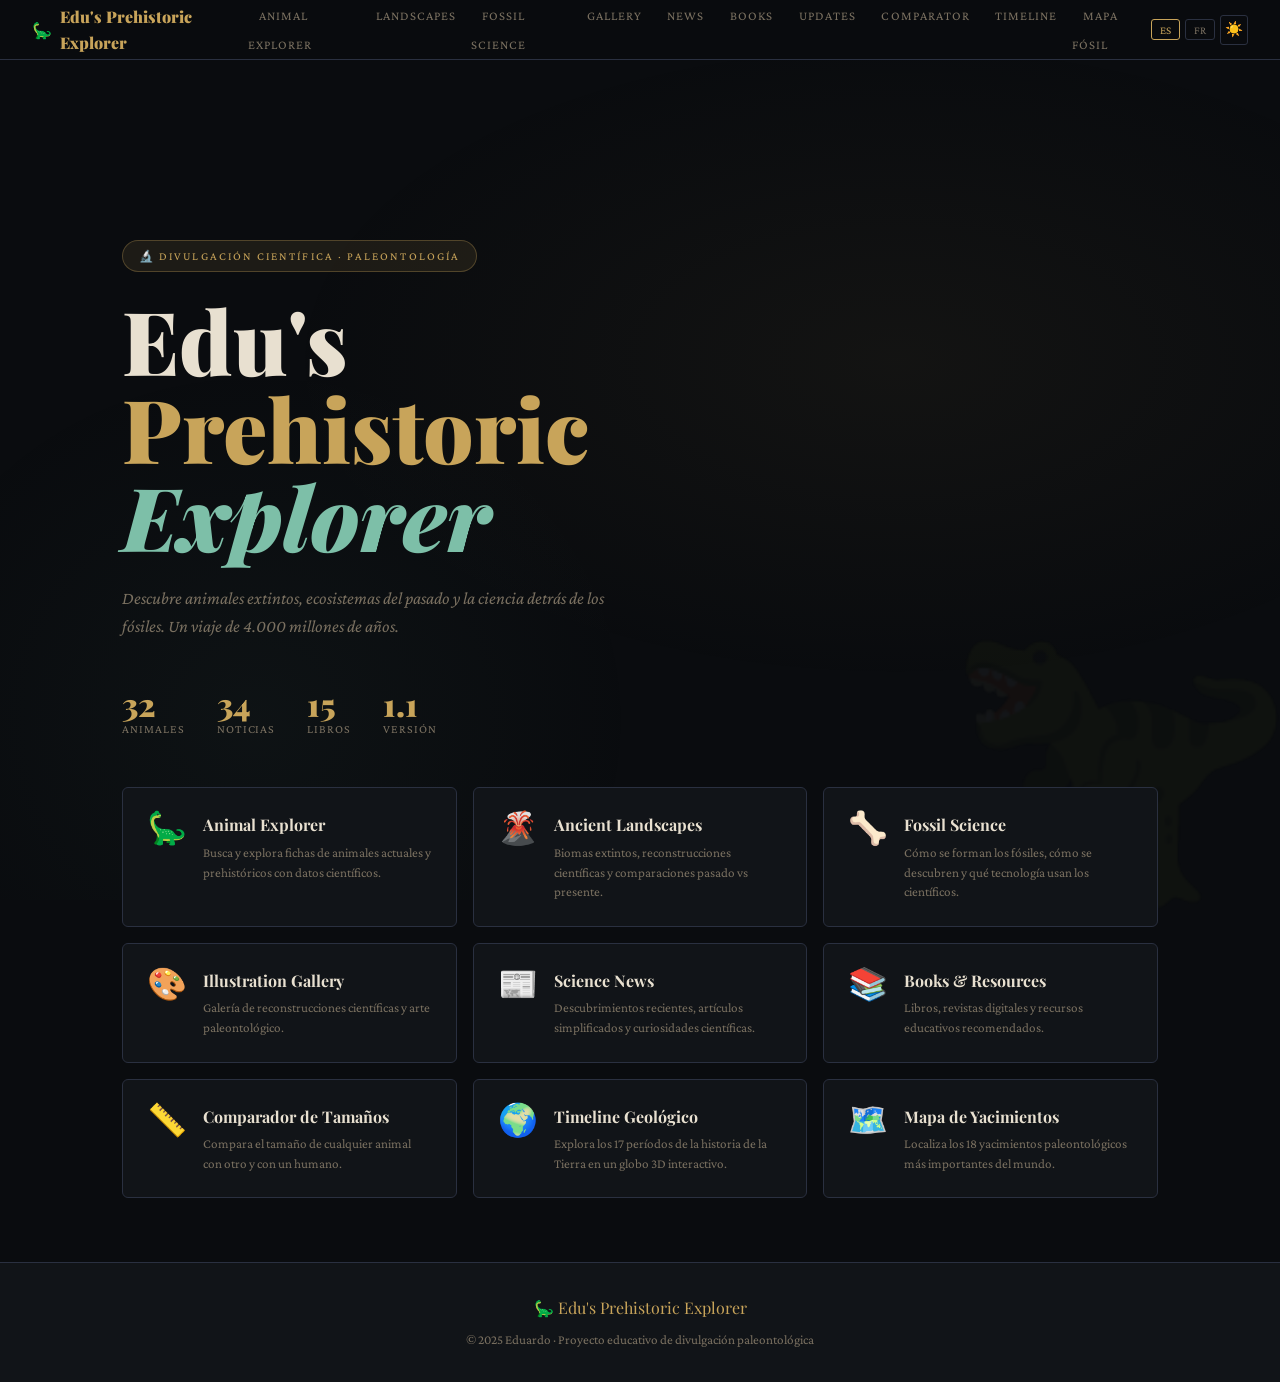
<file: index.html>
<!DOCTYPE html>
<html lang="es">
<head>
  <meta charset="UTF-8">
  <meta name="viewport" content="width=device-width, initial-scale=1.0">
  <title>Edu's Prehistoric Explorer</title>
  <link href="https://fonts.googleapis.com/css2?family=Playfair+Display:wght@400;700;900&family=Crimson+Pro:ital,wght@0,300;0,400;0,600;1,300&display=swap" rel="stylesheet">
  <link rel="stylesheet" href="style.css">
  <style>
    .home-fondo {
      position: fixed;
      inset: 0;
      background:
        radial-gradient(ellipse 80% 60% at 70% 40%, rgba(200,164,90,0.05) 0%, transparent 60%),
        radial-gradient(ellipse 60% 80% at 20% 80%, rgba(125,191,168,0.04) 0%, transparent 50%);
      pointer-events: none;
      z-index: 0;
    }
    .home-dino-fondo {
      position: fixed;
      right: -1rem;
      bottom: 0;
      font-size: clamp(10rem, 22vw, 18rem);
      opacity: 0.04;
      user-select: none;
      line-height: 1;
      z-index: 0;
    }
    .home-contenido {
      position: relative;
      z-index: 1;
      padding-top: 140px;
    }
    .home-badge {
      display: inline-block;
      background: rgba(200,164,90,0.1);
      border: 1px solid rgba(200,164,90,0.3);
      color: var(--acento);
      font-size: 0.72rem;
      letter-spacing: 0.18em;
      text-transform: uppercase;
      padding: 0.35rem 1rem;
      border-radius: 2rem;
      margin-bottom: 1.5rem;
    }
    .home-titulo {
      font-size: clamp(3rem, 8vw, 5.5rem);
      font-weight: 900;
      line-height: 1.0;
      margin-bottom: 1.5rem;
    }
    .home-titulo .linea2 { color: var(--acento); display: block; }
    .home-titulo .linea3 { color: var(--acento2); display: block; font-style: italic; }
    .home-descripcion {
      font-size: 1.1rem;
      color: var(--texto-apagado);
      max-width: 520px;
      margin-bottom: 3rem;
      font-style: italic;
    }
    .stats-bar {
      display: flex;
      gap: 2rem;
      margin-bottom: 3rem;
      flex-wrap: wrap;
    }
    .stat { display: flex; flex-direction: column; }
    .stat-num {
      font-family: 'Playfair Display', serif;
      font-size: 2rem;
      font-weight: 900;
      color: var(--acento);
      line-height: 1;
    }
    .stat-label {
      font-size: 0.75rem;
      color: var(--texto-apagado);
      letter-spacing: 0.08em;
      text-transform: uppercase;
    }
    .secciones-grid {
      display: grid;
      grid-template-columns: repeat(auto-fill, minmax(280px, 1fr));
      gap: 1rem;
      margin-top: 1rem;
    }
    .seccion-card {
      background: var(--surface);
      border: 1px solid var(--borde);
      border-radius: 6px;
      padding: 1.5rem;
      text-decoration: none;
      color: var(--texto);
      transition: all 0.25s;
      display: flex;
      align-items: flex-start;
      gap: 1rem;
    }
    .seccion-card:hover {
      border-color: var(--acento);
      transform: translateY(-3px);
      box-shadow: 0 8px 30px rgba(200,164,90,0.08);
      color: var(--texto);
    }
    .seccion-icono { font-size: 2rem; line-height: 1; flex-shrink: 0; }
    .seccion-card-titulo {
      font-family: 'Playfair Display', serif;
      font-size: 1rem;
      font-weight: 700;
      margin-bottom: 0.3rem;
    }
    .seccion-card-desc { font-size: 0.82rem; color: var(--texto-apagado); line-height: 1.5; }
  </style>
</head>
<body>

  <nav>
    <a class="nav-logo" href="index.html">
      <span>🦕</span> Edu's Prehistoric Explorer
    </a>
    <ul class="nav-links">
      <li><a href="explorer/index.html"   id="nav-explorer"></a></li>
      <li><a href="landscapes/index.html" id="nav-landscapes"></a></li>
      <li><a href="fossil/index.html"     id="nav-fossil"></a></li>
      <li><a href="gallery/index.html"    id="nav-gallery"></a></li>
      <li><a href="news/index.html"       id="nav-news"></a></li>
      <li><a href="books/index.html"      id="nav-books"></a></li>
      <li><a href="updates/index.html"    id="nav-updates"></a></li>
      <li><a href="comparator/index.html" id="nav-comparator"></a></li>
      <li><a href="timeline/index.html" id="nav-timeline"></a></li>
      <li><a href="fossilmap/index.html" id="nav-fossilmap"></a></li>
    </ul>
    <div class="selector-idioma">
      <button class="btn-idioma" onclick="setLang('es')">ES</button>
      <button class="btn-idioma" onclick="setLang('fr')">FR</button>
    </div>
    <button class="btn-modo" id="btn-modo" onclick="toggleModo()" title="Cambiar modo"></button>
  </nav>
  <div class="home-fondo"></div>
  <div class="home-dino-fondo">🦖</div>

  <div class="contenedor">
    <div class="home-contenido animar">
      <div class="home-badge" id="home-badge"></div>
      <h1 class="home-titulo">
        Edu's<br>
        <span class="linea2">Prehistoric</span>
        <span class="linea3">Explorer</span>
      </h1>
      <p class="home-descripcion" id="home-desc"></p>

      <div class="stats-bar" id="statsBar"></div>

      <div class="secciones-grid" id="seccionesGrid"></div>
    </div>
  </div>

  <footer>
    <div class="footer-logo">🦕 Edu's Prehistoric Explorer</div>
    <p id="footer-copy"></p>
  </footer>

  <script src="data.js"></script>
  <script>
    function renderPagina() {
      // Navegación
      document.getElementById('nav-explorer').textContent   = t('nav_explorer');
      document.getElementById('nav-landscapes').textContent = t('nav_landscapes');
      document.getElementById('nav-fossil').textContent     = t('nav_fossil');
      document.getElementById('nav-gallery').textContent    = t('nav_gallery');
      document.getElementById('nav-news').textContent       = t('nav_news');
      document.getElementById('nav-books').textContent      = t('nav_books');
      document.getElementById('nav-updates').textContent    = t('nav_updates');
      document.getElementById('nav-comparator').textContent = t('nav_comparator');
      document.getElementById('nav-timeline').textContent = getLang() === 'fr' ? 'Chronologie' : 'Timeline';
      document.getElementById('nav-fossilmap').textContent = getLang() === 'fr' ? 'Carte fossile' : 'Mapa fósil';

      // Botones idioma
      document.querySelectorAll('.btn-idioma').forEach(b => {
        b.classList.remove('activo');
        if (b.textContent.trim() === getLang().toUpperCase()) b.classList.add('activo');
      });

      // Home
      document.getElementById('home-badge').textContent = t('home_badge');
      document.getElementById('home-desc').textContent  = t('home_desc');
      document.getElementById('footer-copy').textContent = t('footer_copy');

      // Stats
      document.getElementById('statsBar').innerHTML = `
        <div class="stat">
          <div class="stat-num">${ANIMALES.length}</div>
          <div class="stat-label">${t('home_stat_animales')}</div>
        </div>
        <div class="stat">
          <div class="stat-num">${NOTICIAS.length}</div>
          <div class="stat-label">${t('home_stat_noticias')}</div>
        </div>
        <div class="stat">
          <div class="stat-num">${LIBROS_DATA.length}</div>
          <div class="stat-label">${t('home_stat_libros')}</div>
        </div>
        <div class="stat">
          <div class="stat-num">${SITE_CONFIG.version}</div>
          <div class="stat-label">${t('home_stat_version')}</div>
        </div>
      `;

      // Secciones
      document.getElementById('seccionesGrid').innerHTML = `
        <a class="seccion-card" href="explorer/index.html">
          <div class="seccion-icono">🦕</div>
          <div>
            <div class="seccion-card-titulo">${t('home_card_explorer_titulo')}</div>
            <div class="seccion-card-desc">${t('home_card_explorer_desc')}</div>
          </div>
        </a>
        <a class="seccion-card" href="landscapes/index.html">
          <div class="seccion-icono">🌋</div>
          <div>
            <div class="seccion-card-titulo">${t('home_card_landscapes_titulo')}</div>
            <div class="seccion-card-desc">${t('home_card_landscapes_desc')}</div>
          </div>
        </a>
        <a class="seccion-card" href="fossil/index.html">
          <div class="seccion-icono">🦴</div>
          <div>
            <div class="seccion-card-titulo">${t('home_card_fossil_titulo')}</div>
            <div class="seccion-card-desc">${t('home_card_fossil_desc')}</div>
          </div>
        </a>
        <a class="seccion-card" href="gallery/index.html">
          <div class="seccion-icono">🎨</div>
          <div>
            <div class="seccion-card-titulo">${t('home_card_gallery_titulo')}</div>
            <div class="seccion-card-desc">${t('home_card_gallery_desc')}</div>
          </div>
        </a>
        <a class="seccion-card" href="news/index.html">
          <div class="seccion-icono">📰</div>
          <div>
            <div class="seccion-card-titulo">${t('home_card_news_titulo')}</div>
            <div class="seccion-card-desc">${t('home_card_news_desc')}</div>
          </div>
        </a>
        <a class="seccion-card" href="books/index.html">
          <div class="seccion-icono">📚</div>
          <div>
            <div class="seccion-card-titulo">${t('home_card_books_titulo')}</div>
            <div class="seccion-card-desc">${t('home_card_books_desc')}</div>
          </div>
        </a>
        <a class="seccion-card" href="comparator/index.html">
          <div class="seccion-icono">📏</div>
          <div>
            <div class="seccion-card-titulo">${t('home_card_comparator_titulo')}</div>
            <div class="seccion-card-desc">${t('home_card_comparator_desc')}</div>
          </div>
        </a>
        <a class="seccion-card" href="timeline/index.html">
          <div class="seccion-icono">🌍</div>
          <div>
            <div class="seccion-card-titulo">${t('home_card_timeline_titulo')}</div>
            <div class="seccion-card-desc">${t('home_card_timeline_desc')}</div>
          </div>
        </a>
        <a class="seccion-card" href="fossilmap/index.html">
          <div class="seccion-icono">🗺️</div>
          <div>
            <div class="seccion-card-titulo">${t('home_card_fossilmap_titulo')}</div>
            <div class="seccion-card-desc">${t('home_card_fossilmap_desc')}</div>
          </div>
        </a>
      `;
    }  

    // Inicio
    renderPagina();
  </script>
<script>
  (function() {
    const modo = localStorage.getItem('modo') || 'oscuro';
    if (modo === 'claro') document.body.classList.add('claro');
    document.getElementById('btn-modo').textContent = modo === 'claro' ? '🌙' : '☀️';
  })();
  function toggleModo() {
    const esClaro = document.body.classList.toggle('claro');
    localStorage.setItem('modo', esClaro ? 'claro' : 'oscuro');
    document.getElementById('btn-modo').textContent = esClaro ? '🌙' : '☀️';
  }
</script>
</body>
</html>
</file>
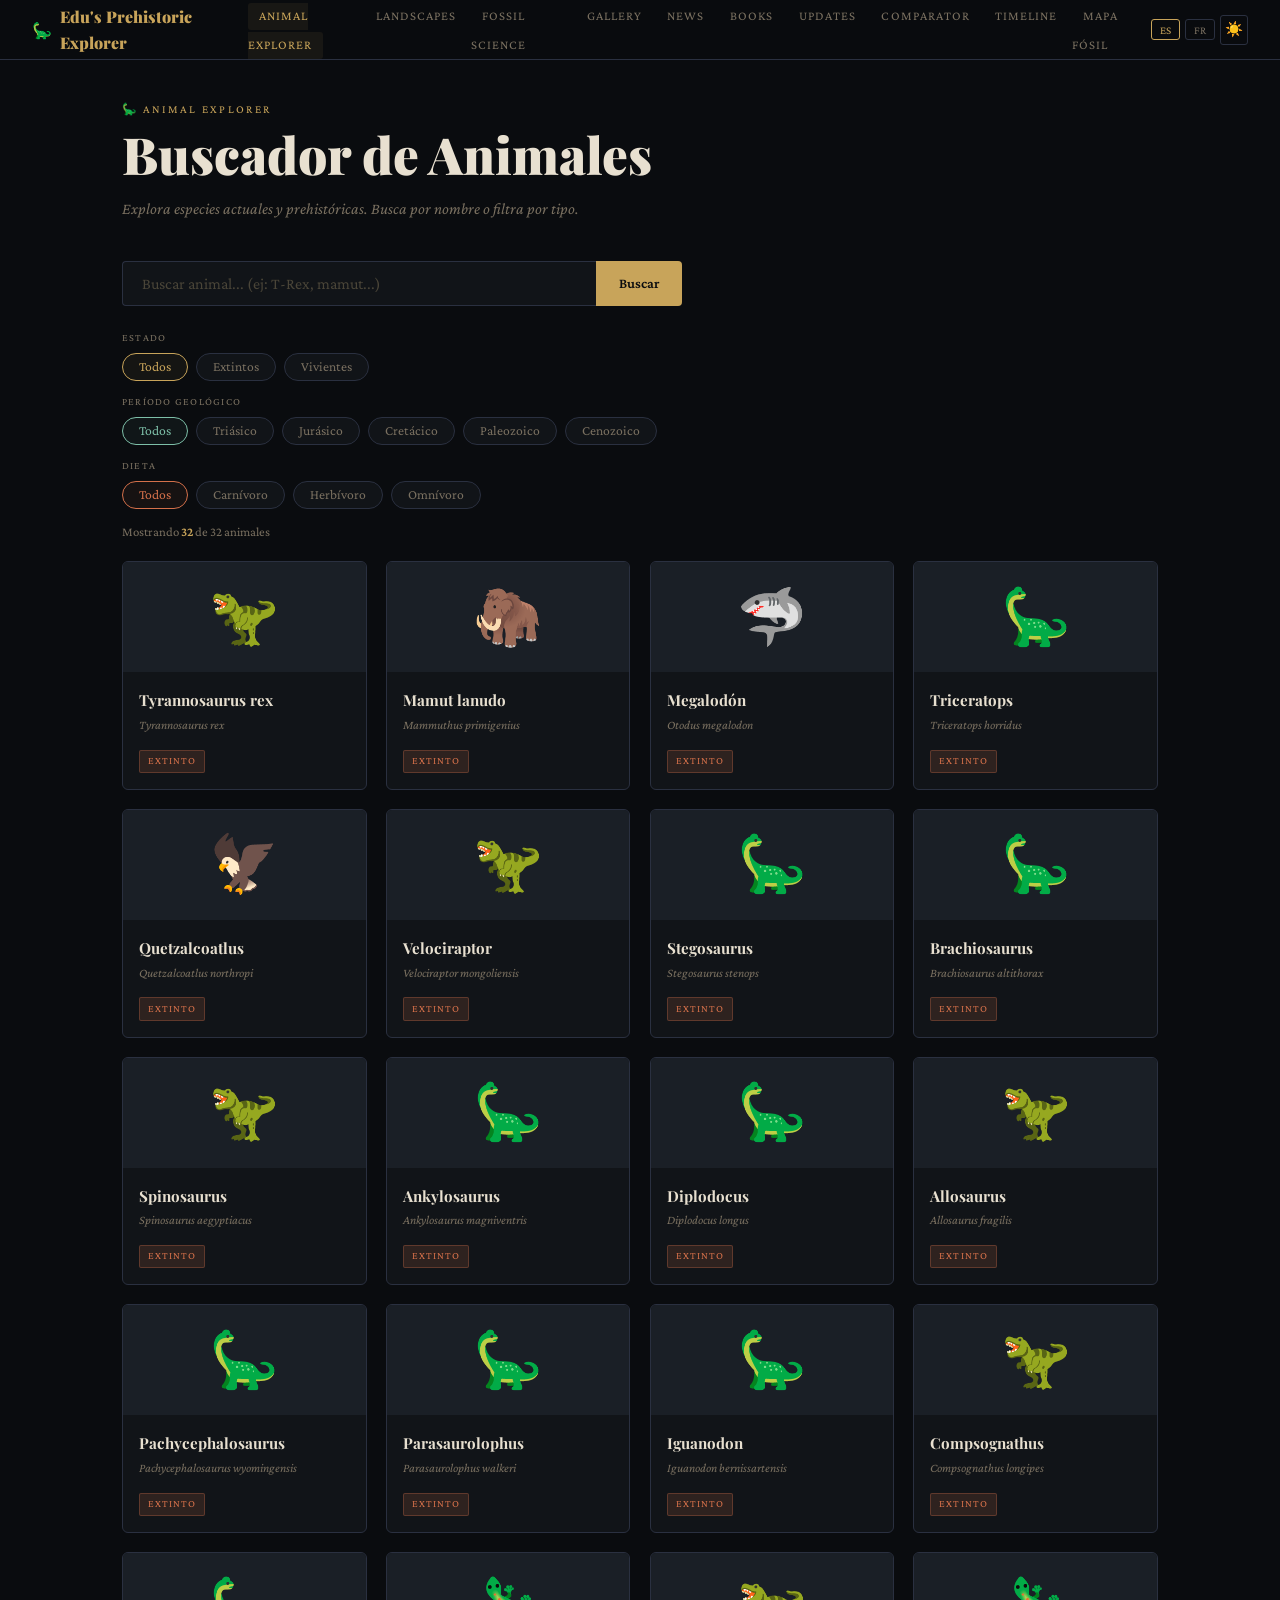
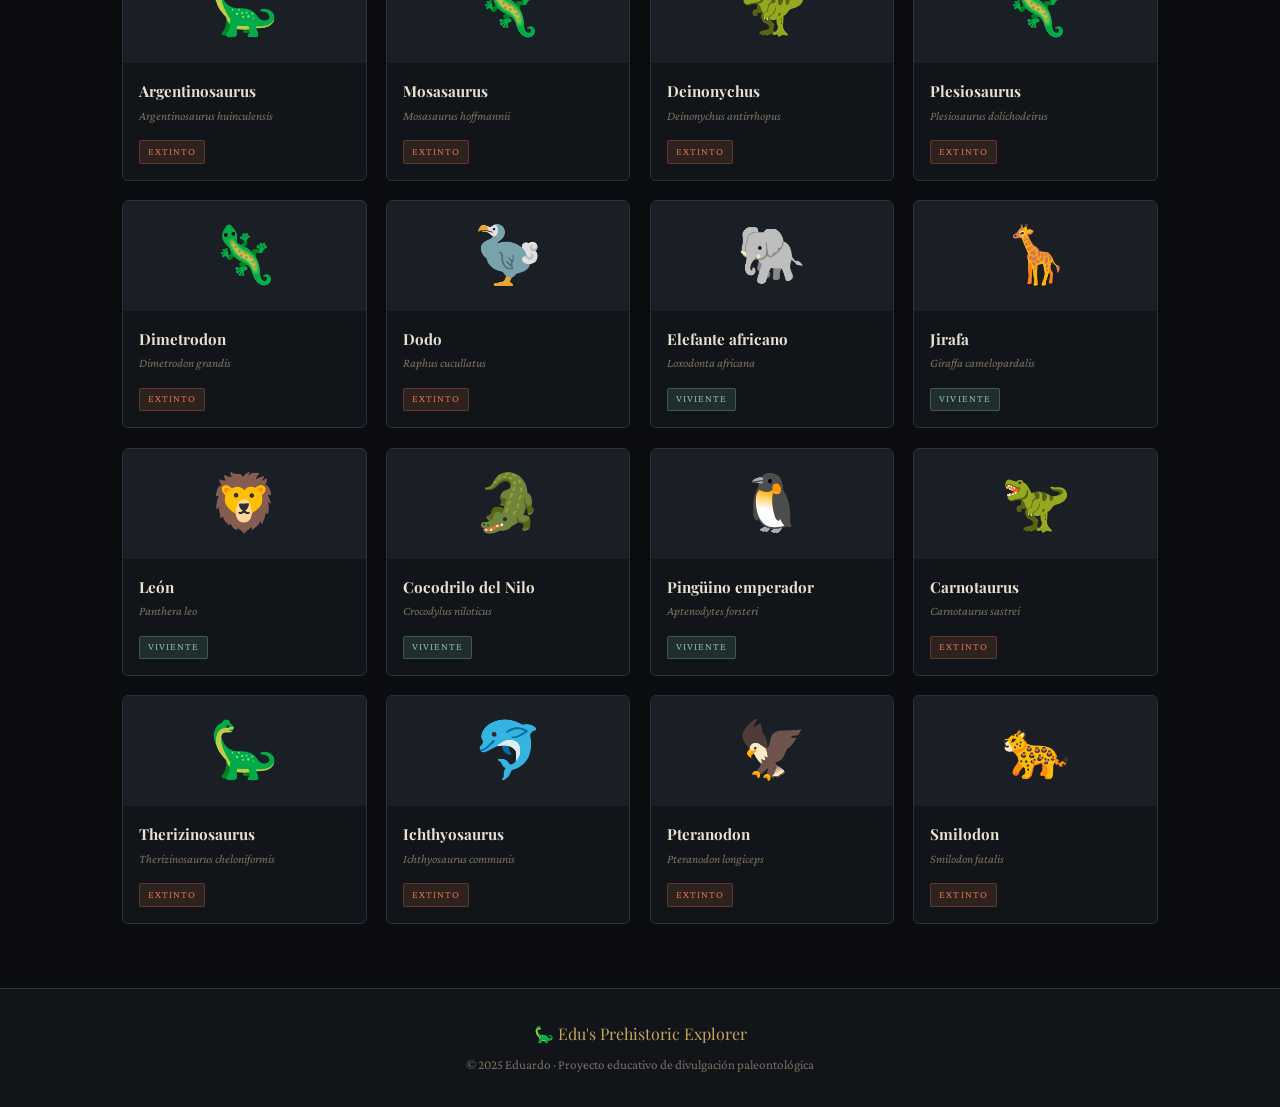
<file: explorer/index.html>
<!DOCTYPE html>
<html lang="es">
<head>
  <meta charset="UTF-8">
  <meta name="viewport" content="width=device-width, initial-scale=1.0">
  <title>Animal Explorer — Edu's Prehistoric Explorer</title>
  <link href="https://fonts.googleapis.com/css2?family=Playfair+Display:wght@400;700;900&family=Crimson+Pro:ital,wght@0,300;0,400;0,600;1,300&display=swap" rel="stylesheet">
  <link rel="stylesheet" href="../style.css">
  <style>
    .barra-busqueda { display: flex; max-width: 560px; margin-bottom: 1.5rem; }
    .input-busqueda { flex: 1; background: var(--surface); border: 1px solid var(--borde); border-right: none; color: var(--texto); padding: 0.8rem 1.2rem; font-family: 'Crimson Pro', serif; font-size: 1rem; border-radius: 4px 0 0 4px; outline: none; transition: border-color 0.2s; }
    .input-busqueda:focus { border-color: var(--acento); }
    .input-busqueda::placeholder { color: var(--texto-dim); }
    .btn-buscar { background: var(--acento); border: none; color: var(--bg); padding: 0.8rem 1.4rem; cursor: pointer; font-family: 'Crimson Pro', serif; font-size: 0.9rem; font-weight: 600; border-radius: 0 4px 4px 0; transition: opacity 0.2s; }
    .btn-buscar:hover { opacity: 0.85; }
    .filtros-grupo { margin-bottom: 0.6rem; }
    .filtros-grupo-label { font-size: 0.65rem; letter-spacing: 0.12em; text-transform: uppercase; color: var(--texto-apagado); margin-bottom: 0.4rem; }
    .filtros { display: flex; gap: 0.5rem; margin-bottom: 0.8rem; flex-wrap: wrap; }
    .btn-filtro { background: var(--surface); border: 1px solid var(--borde); color: var(--texto-apagado); padding: 0.35rem 1rem; border-radius: 20px; cursor: pointer; font-family: 'Crimson Pro', serif; font-size: 0.85rem; transition: all 0.2s; white-space: nowrap; }
    .btn-filtro.activo, .btn-filtro:hover { border-color: var(--acento); color: var(--acento); background: rgba(200,164,90,0.06); }
    .btn-filtro.activo-periodo { border-color: var(--acento2); color: var(--acento2); background: rgba(125,191,168,0.06); }
    .btn-filtro.activo-tipo { border-color: var(--acento3); color: var(--acento3); background: rgba(212,112,74,0.06); }
    .contador-resultados { font-size: 0.8rem; color: var(--texto-apagado); margin-bottom: 1.2rem; }
    .contador-resultados span { color: var(--acento); font-weight: 600; }
    .grid-animales { display: grid; grid-template-columns: repeat(auto-fill, minmax(200px, 1fr)); gap: 1.2rem; }
    .card-animal { background: var(--surface); border: 1px solid var(--borde); border-radius: 6px; overflow: hidden; cursor: pointer; transition: all 0.25s; }
    .card-animal:hover { border-color: var(--acento); transform: translateY(-3px); box-shadow: 0 8px 30px rgba(200,164,90,0.1); }
    .card-emoji { height: 110px; display: flex; align-items: center; justify-content: center; font-size: 3.5rem; background: var(--surface2); }
    .card-info { padding: 1rem; }
    .card-nombre { font-family: 'Playfair Display', serif; font-size: 0.95rem; font-weight: 700; margin-bottom: 0.2rem; }
    .card-cientifico { font-size: 0.78rem; color: var(--texto-apagado); font-style: italic; margin-bottom: 0.5rem; }
    .sin-resultados { text-align: center; padding: 4rem 2rem; color: var(--texto-apagado); font-style: italic; display: none; }
    .vista-detalle { display: none; }
    .vista-detalle.visible { display: block; }
    .vista-lista.oculta { display: none; }
    .btn-volver { background: none; border: 1px solid var(--borde); color: var(--texto-apagado); padding: 0.5rem 1rem; border-radius: 4px; cursor: pointer; font-family: 'Crimson Pro', serif; font-size: 0.9rem; margin-bottom: 2rem; transition: all 0.2s; }
    .btn-volver:hover { border-color: var(--acento); color: var(--acento); }
    .detalle-cabecera { display: grid; grid-template-columns: auto 1fr; gap: 2rem; margin-bottom: 2rem; align-items: start; }
    .detalle-emoji { width: 130px; height: 130px; background: var(--surface2); border: 1px solid var(--borde); border-radius: 8px; display: flex; align-items: center; justify-content: center; font-size: 4.5rem; }
    .detalle-titulo { font-family: 'Playfair Display', serif; font-size: 2rem; font-weight: 900; margin-bottom: 0.3rem; }
    .detalle-sci { font-style: italic; color: var(--texto-apagado); margin-bottom: 0.8rem; }
    .detalle-desc { font-size: 0.95rem; color: var(--texto-apagado); font-style: italic; max-width: 600px; margin-top: 0.8rem; }
    .detalle-grid { display: grid; grid-template-columns: repeat(auto-fill, minmax(170px, 1fr)); gap: 1rem; margin-bottom: 1.5rem; }
    .campo { background: var(--surface); border: 1px solid var(--borde); padding: 0.8rem 1rem; border-radius: 4px; }
    .campo-label { font-size: 0.65rem; letter-spacing: 0.12em; text-transform: uppercase; color: var(--texto-apagado); margin-bottom: 0.3rem; }
    .campo-valor { font-size: 0.92rem; }
    .clasificacion-tags { display: flex; gap: 0.4rem; flex-wrap: wrap; margin-top: 1rem; }
    .tag-clasificacion { background: var(--surface2); border: 1px solid var(--borde); padding: 0.2rem 0.7rem; border-radius: 3px; font-size: 0.8rem; color: var(--texto-apagado); }
  </style>
</head>
<body>

  <nav>
    <a class="nav-logo" href="../index.html"><span>🦕</span> Edu's Prehistoric Explorer</a>
    <ul class="nav-links">
      <li><a href="index.html" class="activo" id="nav-explorer"></a></li>
      <li><a href="../landscapes/index.html" id="nav-landscapes"></a></li>
      <li><a href="../fossil/index.html"     id="nav-fossil"></a></li>
      <li><a href="../gallery/index.html"    id="nav-gallery"></a></li>
      <li><a href="../news/index.html"       id="nav-news"></a></li>
      <li><a href="../books/index.html"      id="nav-books"></a></li>
      <li><a href="../updates/index.html"    id="nav-updates"></a></li>
      <li><a href="../comparator/index.html" id="nav-comparator"></a></li>
      <li><a href="../timeline/index.html" id="nav-timeline"></a></li>
      <li><a href="../fossilmap/index.html" id="nav-fossilmap"></a></li>
    </ul>
    <div class="selector-idioma">
      <button class="btn-idioma" onclick="setLang('es')">ES</button>
      <button class="btn-idioma" onclick="setLang('fr')">FR</button>
    </div>
    <button class="btn-modo" id="btn-modo" onclick="toggleModo()" title="Cambiar modo"></button>
  </nav>

  <div class="contenedor">
    <p class="seccion-label" id="seccion-label"></p>
    <h1 class="seccion-titulo" id="seccion-titulo"></h1>
    <p class="seccion-sub" id="seccion-sub"></p>

    <div class="vista-lista" id="vistaLista">
      <div class="barra-busqueda">
        <input class="input-busqueda" type="text" id="campoBusqueda" oninput="filtrarAnimales()">
        <button class="btn-buscar" id="btn-buscar"></button>
      </div>

      <div class="filtros-grupo">
        <div class="filtros-grupo-label" id="label-estado"></div>
        <div class="filtros" id="filtros-estado"></div>
      </div>

      <div class="filtros-grupo">
        <div class="filtros-grupo-label" id="label-periodo"></div>
        <div class="filtros" id="filtros-periodo"></div>
      </div>

      <div class="filtros-grupo">
        <div class="filtros-grupo-label" id="label-dieta"></div>
        <div class="filtros" id="filtros-dieta"></div>
      </div>

      <div class="contador-resultados" id="contador"></div>
      <div class="grid-animales" id="gridAnimales"></div>
      <div class="sin-resultados" id="sinResultados"></div>
    </div>

    <div class="vista-detalle" id="vistaDetalle">
      <button class="btn-volver" id="btn-volver" onclick="cerrarDetalle()"></button>
      <div id="contenidoDetalle"></div>
    </div>
  </div>

  <footer>
    <div class="footer-logo">🦕 Edu's Prehistoric Explorer</div>
    <p id="footer-copy"></p>
  </footer>
  
  <script src="../supabase.js"></script>
  <script src="../data.js"></script>
  <script>
    // Clasificación de períodos por animal (basado en data.js)
    const PERIODO_MAP = {
      'Triásico':    a => a.periodo.toLowerCase().includes('triás'),
      'Jurásico':    a => a.periodo.toLowerCase().includes('jurás'),
      'Cretácico':   a => a.periodo.toLowerCase().includes('cretác'),
      'Paleozoico':  a => a.periodo.toLowerCase().includes('pérmico') || a.periodo.toLowerCase().includes('devónico') || a.periodo.toLowerCase().includes('carbon'),
      'Cenozoico':   a => a.periodo.toLowerCase().includes('pleisto') || a.periodo.toLowerCase().includes('mioceno') || a.periodo.toLowerCase().includes('plioceno') || a.periodo.toLowerCase().includes('holoceno') || a.periodo.toLowerCase().includes('actual'),
    };

    const DIETA_MAP = {
      'Carnívoro':  a => a.dieta.toLowerCase().includes('carnív'),
      'Herbívoro':  a => a.dieta.toLowerCase().includes('herbív'),
      'Omnívoro':   a => a.dieta.toLowerCase().includes('omnívo'),
    };

    let filtroEstado  = 'todos';
    let filtroPeriodo = 'todos';
    let filtroDieta   = 'todos';

    function renderPagina() {
      const lang = getLang();
      document.getElementById('nav-explorer').textContent   = t('nav_explorer');
      document.getElementById('nav-landscapes').textContent = t('nav_landscapes');
      document.getElementById('nav-fossil').textContent     = t('nav_fossil');
      document.getElementById('nav-gallery').textContent    = t('nav_gallery');
      document.getElementById('nav-news').textContent       = t('nav_news');
      document.getElementById('nav-books').textContent      = t('nav_books');
      document.getElementById('nav-updates').textContent    = t('nav_updates');
      document.getElementById('nav-comparator').textContent = t('nav_comparator');
      document.getElementById('nav-timeline').textContent = getLang() === 'fr' ? 'Chronologie' : 'Timeline';
      document.getElementById('nav-fossilmap').textContent = getLang() === 'fr' ? 'Carte fossile' : 'Mapa fósil';
      document.querySelectorAll('.btn-idioma').forEach(b => {
        b.classList.remove('activo');
        if (b.textContent.trim() === lang.toUpperCase()) b.classList.add('activo');
      });

      document.getElementById('seccion-label').textContent  = t('explorer_label');
      document.getElementById('seccion-titulo').textContent = t('explorer_titulo');
      document.getElementById('seccion-sub').textContent    = t('explorer_sub');
      document.getElementById('campoBusqueda').placeholder  = t('explorer_placeholder');
      document.getElementById('btn-buscar').textContent     = t('explorer_buscar');
      document.getElementById('sinResultados').textContent  = t('explorer_sin_result');
      document.getElementById('btn-volver').textContent     = t('explorer_volver');
      document.getElementById('footer-copy').textContent    = t('footer_copy');

      document.getElementById('label-estado').textContent  = lang === 'fr' ? 'État' : 'Estado';
      document.getElementById('label-periodo').textContent = lang === 'fr' ? 'Période géologique' : 'Período geológico';
      document.getElementById('label-dieta').textContent   = lang === 'fr' ? 'Régime alimentaire' : 'Dieta';

      // Filtros estado
      document.getElementById('filtros-estado').innerHTML = [
        ['todos',    t('explorer_todos')],
        ['extinto',  t('explorer_extintos')],
        ['viviente', t('explorer_vivientes')],
      ].map(([val, label]) => `
        <button class="btn-filtro ${filtroEstado===val?'activo':''}"
          onclick="setFiltroEstado('${val}',this)">${label}</button>
      `).join('');

      // Filtros período
      document.getElementById('filtros-periodo').innerHTML = [
        ['todos',      lang === 'fr' ? 'Tous' : 'Todos'],
        ['Triásico',   lang === 'fr' ? 'Triasique' : 'Triásico'],
        ['Jurásico',   lang === 'fr' ? 'Jurassique' : 'Jurásico'],
        ['Cretácico',  lang === 'fr' ? 'Crétacé' : 'Cretácico'],
        ['Paleozoico', lang === 'fr' ? 'Paléozoïque' : 'Paleozoico'],
        ['Cenozoico',  lang === 'fr' ? 'Cénozoïque' : 'Cenozoico'],
      ].map(([val, label]) => `
        <button class="btn-filtro ${filtroPeriodo===val?'activo-periodo':''} ${filtroPeriodo===val?'activo':''}"
          onclick="setFiltroPeriodo('${val}',this)">${label}</button>
      `).join('');

      // Filtros dieta
      document.getElementById('filtros-dieta').innerHTML = [
        ['todos',      lang === 'fr' ? 'Tous' : 'Todos'],
        ['Carnívoro',  lang === 'fr' ? 'Carnivore' : 'Carnívoro'],
        ['Herbívoro',  lang === 'fr' ? 'Herbivore' : 'Herbívoro'],
        ['Omnívoro',   lang === 'fr' ? 'Omnivore' : 'Omnívoro'],
      ].map(([val, label]) => `
        <button class="btn-filtro ${filtroDieta===val?'activo-tipo':''} ${filtroDieta===val?'activo':''}"
          onclick="setFiltroDieta('${val}',this)">${label}</button>
      `).join('');

      filtrarAnimales();
    }

    function setFiltroEstado(val)  { filtroEstado  = val; renderPagina(); }
    function setFiltroPeriodo(val) { filtroPeriodo = val; renderPagina(); }
    function setFiltroDieta(val)   { filtroDieta   = val; renderPagina(); }

    function filtrarAnimales() {
      const q = document.getElementById('campoBusqueda').value.toLowerCase();
      let lista = ANIMALES;

      if (filtroEstado !== 'todos')
        lista = lista.filter(a => a.estado === filtroEstado);

      if (filtroPeriodo !== 'todos' && PERIODO_MAP[filtroPeriodo])
        lista = lista.filter(PERIODO_MAP[filtroPeriodo]);

      if (filtroDieta !== 'todos' && DIETA_MAP[filtroDieta])
        lista = lista.filter(DIETA_MAP[filtroDieta]);

      if (q)
        lista = lista.filter(a =>
          a.nombre.toLowerCase().includes(q) ||
          a.cientifico.toLowerCase().includes(q)
        );

      document.getElementById('contador').innerHTML =
        `Mostrando <span>${lista.length}</span> de ${ANIMALES.length} animales`;

      renderizarAnimales(lista);
    }

    function renderizarAnimales(lista) {
      const grid = document.getElementById('gridAnimales');
      const sin  = document.getElementById('sinResultados');
      if (lista.length === 0) { grid.innerHTML = ''; sin.style.display = 'block'; return; }
      sin.style.display = 'none';
      grid.innerHTML = lista.map(a => `
        <div class="card-animal" onclick="verAnimal(${a.id})">
          <div class="card-emoji">${a.emoji}</div>
          <div class="card-info">
            <div class="card-nombre">${a.nombre}</div>
            <div class="card-cientifico">${a.cientifico}</div>
            <span class="etiqueta etiqueta-${a.estado}">
              ${a.estado === 'extinto' ? t('explorer_extinto') : t('explorer_viviente')}
            </span>
          </div>
        </div>
      `).join('');
    }

    function verAnimal(id) {
      const a = ANIMALES.find(x => x.id === id);
      document.getElementById('vistaLista').classList.add('oculta');
      document.getElementById('vistaDetalle').classList.add('visible');
      document.getElementById('btn-volver').textContent = t('explorer_volver');
      window.scrollTo(0, 0);
      document.getElementById('contenidoDetalle').innerHTML = `
        <div class="detalle-cabecera animar">
          <div class="detalle-emoji">${a.emoji}</div>
          <div>
            <h2 class="detalle-titulo">${a.nombre}</h2>
            <div class="detalle-sci">${a.cientifico}</div>
            <span class="etiqueta etiqueta-${a.estado}">
              ${a.estado === 'extinto' ? t('explorer_extinto') : t('explorer_viviente')}
            </span>
            <p class="detalle-desc">${a.descripcion}</p>
          </div>
        </div>
        <div class="detalle-grid">
          <div class="campo"><div class="campo-label">${t('campo_dieta')}</div><div class="campo-valor">${a.dieta}</div></div>
          <div class="campo"><div class="campo-label">${t('campo_tamaño')}</div><div class="campo-valor">${a.tamaño}</div></div>
          <div class="campo"><div class="campo-label">${t('campo_peso')}</div><div class="campo-valor">${a.peso}</div></div>
          <div class="campo"><div class="campo-label">${t('campo_habitat')}</div><div class="campo-valor">${a.habitat}</div></div>
          <div class="campo"><div class="campo-label">${t('campo_periodo')}</div><div class="campo-valor">${a.periodo}</div></div>
          ${a.añoDescubrimiento ? `<div class="campo"><div class="campo-label">${t('campo_año')}</div><div class="campo-valor">${a.añoDescubrimiento}</div></div>` : ''}
          ${a.lugarFosil !== '—' ? `<div class="campo"><div class="campo-label">${t('campo_fosil')}</div><div class="campo-valor">${a.lugarFosil}</div></div>` : ''}
          <div class="campo"><div class="campo-label">${t('campo_cientifico')}</div><div class="campo-valor">${a.cientifico2}</div></div>
        </div>
        <div>
          <div class="campo-label">${t('campo_clasificacion')}</div>
          <div class="clasificacion-tags">
            ${a.clasificacion.map(tag => `<span class="tag-clasificacion">${tag}</span>`).join('')}
          </div>
        </div>
        ${widgetEstrellas('animal', a.id, `animal-${a.id}`)}
      `;
      cargarWidget('animal', a.id, `animal-${a.id}`);
    }
    function cerrarDetalle() {
      document.getElementById('vistaLista').classList.remove('oculta');
      document.getElementById('vistaDetalle').classList.remove('visible');
      window.scrollTo(0, 0);
    }

    renderPagina();
  </script>
<script>
  (function() {
    const modo = localStorage.getItem('modo') || 'oscuro';
    if (modo === 'claro') document.body.classList.add('claro');
    document.getElementById('btn-modo').textContent = modo === 'claro' ? '🌙' : '☀️';
  })();
  function toggleModo() {
    const esClaro = document.body.classList.toggle('claro');
    localStorage.setItem('modo', esClaro ? 'claro' : 'oscuro');
    document.getElementById('btn-modo').textContent = esClaro ? '🌙' : '☀️';
  }
</script>
</body>
</html>
</file>
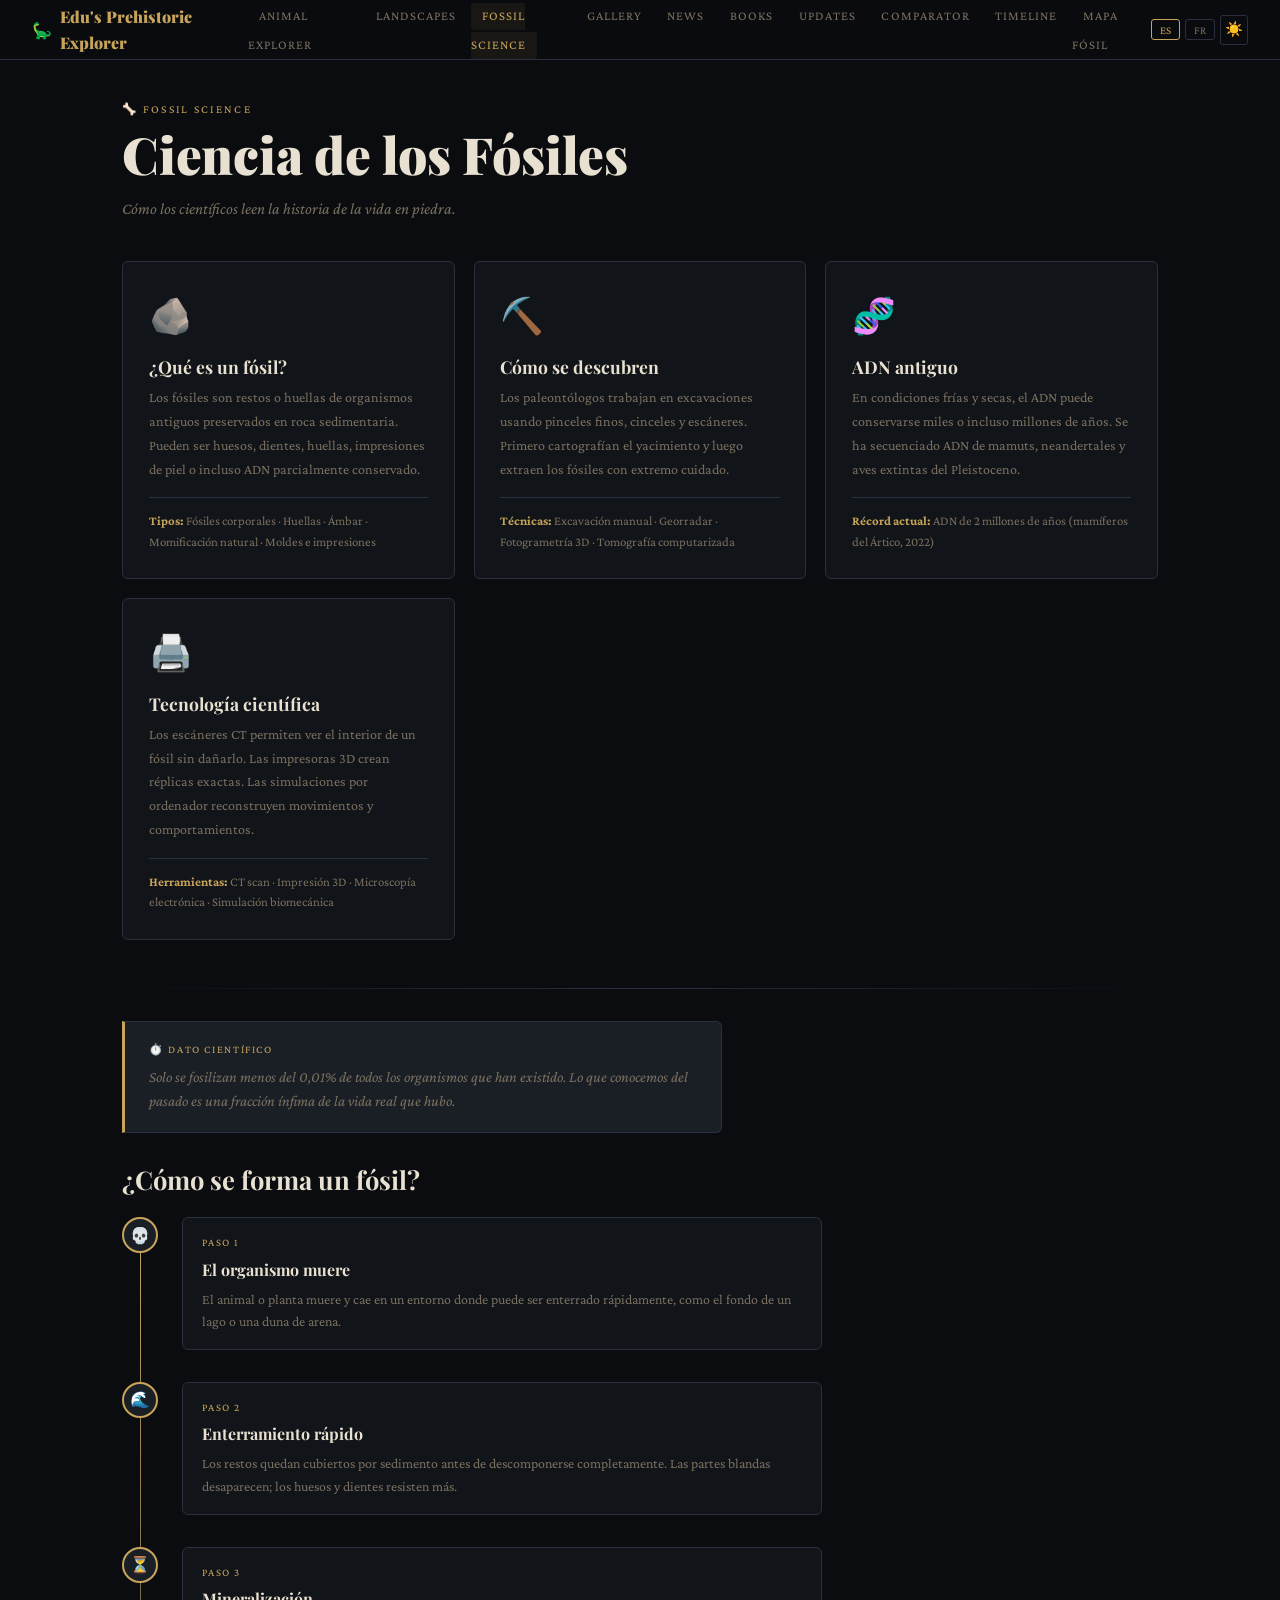
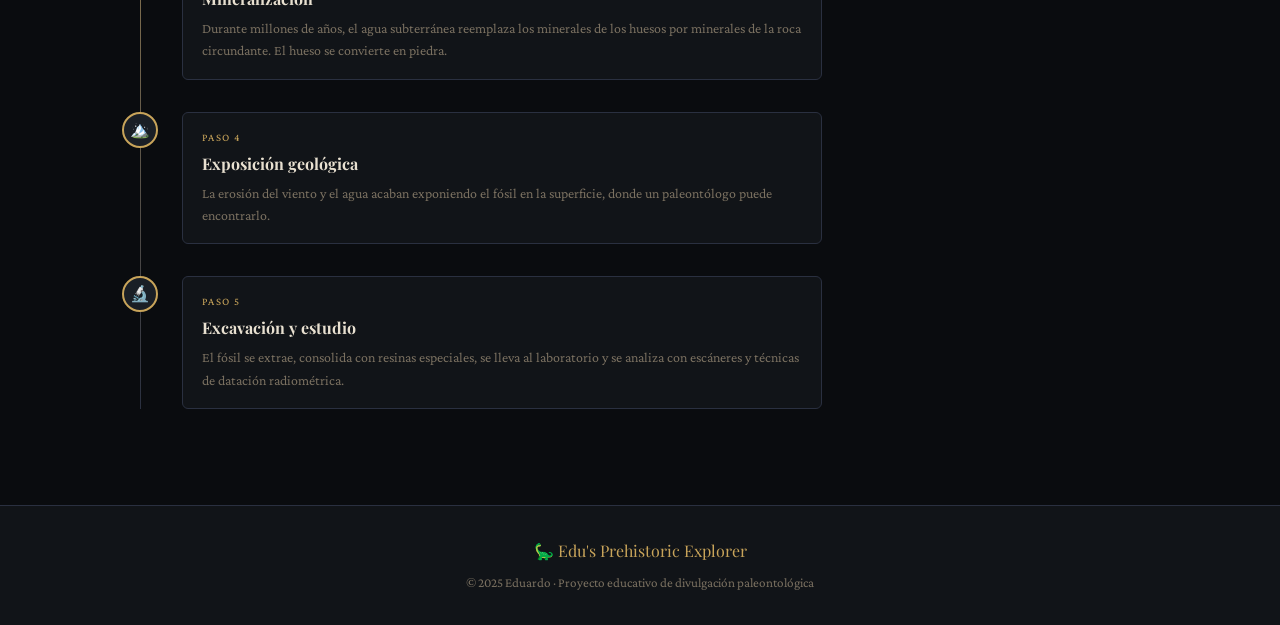
<file: fossil/index.html>
<!DOCTYPE html>
<html lang="es">
<head>
  <meta charset="UTF-8">
  <meta name="viewport" content="width=device-width, initial-scale=1.0">
  <title>Fossil Science — Edu's Prehistoric Explorer</title>
  <link href="https://fonts.googleapis.com/css2?family=Playfair+Display:wght@400;700;900&family=Crimson+Pro:ital,wght@0,300;0,400;0,600;1,300&display=swap" rel="stylesheet">
  <link rel="stylesheet" href="../style.css">
  <style>
    .grid-fossil { display: grid; grid-template-columns: repeat(auto-fill, minmax(260px, 1fr)); gap: 1.2rem; margin-bottom: 3rem; }
    .card-fossil { background: var(--surface); border: 1px solid var(--borde); border-radius: 6px; padding: 1.6rem; transition: border-color 0.2s; }
    .card-fossil:hover { border-color: var(--acento3); }
    .fossil-icono { font-size: 2.2rem; margin-bottom: 0.8rem; }
    .fossil-titulo { font-family: 'Playfair Display', serif; font-size: 1.1rem; font-weight: 700; margin-bottom: 0.6rem; }
    .fossil-texto { font-size: 0.88rem; color: var(--texto-apagado); line-height: 1.7; margin-bottom: 1rem; }
    .fossil-detalle { font-size: 0.8rem; color: var(--texto-apagado); border-top: 1px solid var(--borde); padding-top: 0.8rem; margin-top: 0.8rem; }
    .fossil-detalle strong { color: var(--acento); }
    .seccion-titulo-2 { font-family: 'Playfair Display', serif; font-size: 1.6rem; font-weight: 700; margin-bottom: 1.5rem; margin-top: 1rem; }
    .timeline { position: relative; max-width: 700px; }
    .timeline::before { content: ''; position: absolute; left: 18px; top: 0; bottom: 0; width: 1px; background: linear-gradient(to bottom, var(--acento), var(--borde)); }
    .timeline-item { display: flex; gap: 1.5rem; margin-bottom: 2rem; align-items: flex-start; }
    .timeline-punto { width: 36px; height: 36px; border-radius: 50%; background: var(--surface2); border: 2px solid var(--acento); display: flex; align-items: center; justify-content: center; font-size: 1rem; flex-shrink: 0; position: relative; z-index: 1; }
    .timeline-contenido { background: var(--surface); border: 1px solid var(--borde); border-radius: 6px; padding: 1rem 1.2rem; flex: 1; transition: border-color 0.2s; }
    .timeline-contenido:hover { border-color: var(--acento); }
    .timeline-paso { font-size: 0.68rem; letter-spacing: 0.12em; text-transform: uppercase; color: var(--acento); margin-bottom: 0.3rem; }
    .timeline-titulo { font-family: 'Playfair Display', serif; font-size: 1rem; font-weight: 700; margin-bottom: 0.4rem; }
    .timeline-desc { font-size: 0.87rem; color: var(--texto-apagado); line-height: 1.6; }
    .dato-destacado { background: var(--surface2); border: 1px solid var(--borde); border-left: 3px solid var(--acento); border-radius: 0 6px 6px 0; padding: 1.2rem 1.5rem; margin: 2rem 0; max-width: 600px; }
    .dato-destacado .dato-label { font-size: 0.68rem; letter-spacing: 0.15em; text-transform: uppercase; color: var(--acento); margin-bottom: 0.4rem; }
    .dato-destacado p { font-size: 0.95rem; color: var(--texto-apagado); font-style: italic; }
  </style>
</head>
<body>

  <nav>
    <a class="nav-logo" href="../index.html"><span>🦕</span> Edu's Prehistoric Explorer</a>
    <ul class="nav-links">
      <li><a href="../explorer/index.html"   id="nav-explorer"></a></li>
      <li><a href="../landscapes/index.html" id="nav-landscapes"></a></li>
      <li><a href="index.html" class="activo" id="nav-fossil"></a></li>
      <li><a href="../gallery/index.html"    id="nav-gallery"></a></li>
      <li><a href="../news/index.html"       id="nav-news"></a></li>
      <li><a href="../books/index.html"      id="nav-books"></a></li>
      <li><a href="../updates/index.html"    id="nav-updates"></a></li>
      <li><a href="../comparator/index.html" id="nav-comparator"></a></li>
      <li><a href="../timeline/index.html" id="nav-timeline"></a></li>
      <li><a href="../fossilmap/index.html" id="nav-fossilmap"></a></li>
    </ul>
    <div class="selector-idioma">
      <button class="btn-idioma" onclick="setLang('es')">ES</button>
      <button class="btn-idioma" onclick="setLang('fr')">FR</button>
    </div>
    <button class="btn-modo" id="btn-modo" onclick="toggleModo()" title="Cambiar modo"></button>
  </nav>

  <div class="contenedor">
    <p class="seccion-label" id="seccion-label"></p>
    <h1 class="seccion-titulo" id="seccion-titulo"></h1>
    <p class="seccion-sub" id="seccion-sub"></p>

    <div class="grid-fossil">
      <div class="card-fossil">
        <div class="fossil-icono">🪨</div>
        <h3 class="fossil-titulo" id="f1-titulo"></h3>
        <p class="fossil-texto" id="f1-texto"></p>
        <div class="fossil-detalle" id="f1-detalle"></div>
      </div>
      <div class="card-fossil">
        <div class="fossil-icono">⛏️</div>
        <h3 class="fossil-titulo" id="f2-titulo"></h3>
        <p class="fossil-texto" id="f2-texto"></p>
        <div class="fossil-detalle" id="f2-detalle"></div>
      </div>
      <div class="card-fossil">
        <div class="fossil-icono">🧬</div>
        <h3 class="fossil-titulo" id="f3-titulo"></h3>
        <p class="fossil-texto" id="f3-texto"></p>
        <div class="fossil-detalle" id="f3-detalle"></div>
      </div>
      <div class="card-fossil">
        <div class="fossil-icono">🖨️</div>
        <h3 class="fossil-titulo" id="f4-titulo"></h3>
        <p class="fossil-texto" id="f4-texto"></p>
        <div class="fossil-detalle" id="f4-detalle"></div>
      </div>
    </div>

    <div class="divisor"></div>

    <div class="dato-destacado">
      <div class="dato-label">⏱️ Dato científico</div>
      <p id="dato-cientifico"></p>
    </div>

    <h2 class="seccion-titulo-2" id="como-titulo"></h2>
    <div class="timeline" id="timeline"></div>
  </div>

  <footer>
    <div class="footer-logo">🦕 Edu's Prehistoric Explorer</div>
    <p id="footer-copy"></p>
  </footer>

  <script src="../data.js"></script>
  <script>
    const CONTENIDO = {
      es: {
        f1_titulo: "¿Qué es un fósil?",
        f1_texto: "Los fósiles son restos o huellas de organismos antiguos preservados en roca sedimentaria. Pueden ser huesos, dientes, huellas, impresiones de piel o incluso ADN parcialmente conservado.",
        f1_detalle: "<strong>Tipos:</strong> Fósiles corporales · Huellas · Ámbar · Momificación natural · Moldes e impresiones",
        f2_titulo: "Cómo se descubren",
        f2_texto: "Los paleontólogos trabajan en excavaciones usando pinceles finos, cinceles y escáneres. Primero cartografían el yacimiento y luego extraen los fósiles con extremo cuidado.",
        f2_detalle: "<strong>Técnicas:</strong> Excavación manual · Georradar · Fotogrametría 3D · Tomografía computarizada",
        f3_titulo: "ADN antiguo",
        f3_texto: "En condiciones frías y secas, el ADN puede conservarse miles o incluso millones de años. Se ha secuenciado ADN de mamuts, neandertales y aves extintas del Pleistoceno.",
        f3_detalle: "<strong>Récord actual:</strong> ADN de 2 millones de años (mamíferos del Ártico, 2022)",
        f4_titulo: "Tecnología científica",
        f4_texto: "Los escáneres CT permiten ver el interior de un fósil sin dañarlo. Las impresoras 3D crean réplicas exactas. Las simulaciones por ordenador reconstruyen movimientos y comportamientos.",
        f4_detalle: "<strong>Herramientas:</strong> CT scan · Impresión 3D · Microscopía electrónica · Simulación biomecánica",
        dato: "Solo se fosilizan menos del 0,01% de todos los organismos que han existido. Lo que conocemos del pasado es una fracción ínfima de la vida real que hubo.",
        como: "¿Cómo se forma un fósil?",
        pasos: [
          { emoji: "💀", paso: "Paso 1", titulo: "El organismo muere", desc: "El animal o planta muere y cae en un entorno donde puede ser enterrado rápidamente, como el fondo de un lago o una duna de arena." },
          { emoji: "🌊", paso: "Paso 2", titulo: "Enterramiento rápido", desc: "Los restos quedan cubiertos por sedimento antes de descomponerse completamente. Las partes blandas desaparecen; los huesos y dientes resisten más." },
          { emoji: "⏳", paso: "Paso 3", titulo: "Mineralización", desc: "Durante millones de años, el agua subterránea reemplaza los minerales de los huesos por minerales de la roca circundante. El hueso se convierte en piedra." },
          { emoji: "🏔️", paso: "Paso 4", titulo: "Exposición geológica", desc: "La erosión del viento y el agua acaban exponiendo el fósil en la superficie, donde un paleontólogo puede encontrarlo." },
          { emoji: "🔬", paso: "Paso 5", titulo: "Excavación y estudio", desc: "El fósil se extrae, consolida con resinas especiales, se lleva al laboratorio y se analiza con escáneres y técnicas de datación radiométrica." }
        ]
      },
      fr: {
        f1_titulo: "Qu'est-ce qu'un fossile ?",
        f1_texto: "Les fossiles sont des restes ou des traces d'organismes anciens préservés dans la roche sédimentaire. Ils peuvent être des os, des dents, des empreintes ou même de l'ADN partiellement conservé.",
        f1_detalle: "<strong>Types :</strong> Fossiles corporels · Empreintes · Ambre · Momification · Moulages",
        f2_titulo: "Comment les découvre-t-on ?",
        f2_texto: "Les paléontologues travaillent sur des fouilles avec des pinceaux fins et des scanners. Ils cartographient d'abord le site puis extraient les fossiles avec soin.",
        f2_detalle: "<strong>Techniques :</strong> Fouille manuelle · Géoradar · Photogrammétrie 3D · Tomodensitométrie",
        f3_titulo: "ADN ancien",
        f3_texto: "Dans des conditions froides et sèches, l'ADN peut se conserver des milliers voire des millions d'années. On a séquencé l'ADN de mammouths et de Néandertaliens.",
        f3_detalle: "<strong>Record actuel :</strong> ADN de 2 millions d'années (mammifères de l'Arctique, 2022)",
        f4_titulo: "Technologie scientifique",
        f4_texto: "Les scanners CT permettent de voir l'intérieur d'un fossile sans l'endommager. Les imprimantes 3D créent des répliques exactes pour les musées.",
        f4_detalle: "<strong>Outils :</strong> Scanner CT · Impression 3D · Microscopie électronique · Simulation biomécanique",
        dato: "Moins de 0,01% de tous les organismes qui ont existé se sont fossilisés. Ce que nous connaissons du passé est une infime fraction de la vie réelle.",
        como: "Comment se forme un fossile ?",
        pasos: [
          { emoji: "💀", paso: "Étape 1", titulo: "L'organisme meurt", desc: "L'animal ou la plante meurt dans un environnement propice à un enterrement rapide, comme le fond d'un lac ou une dune de sable." },
          { emoji: "🌊", paso: "Étape 2", titulo: "Enfouissement rapide", desc: "Les restes sont couverts de sédiments avant de se décomposer complètement. Les parties molles disparaissent ; les os et dents résistent mieux." },
          { emoji: "⏳", paso: "Étape 3", titulo: "Minéralisation", desc: "Pendant des millions d'années, les eaux souterraines remplacent les minéraux des os. L'os se transforme en pierre." },
          { emoji: "🏔️", paso: "Étape 4", titulo: "Exposition géologique", desc: "L'érosion du vent et de l'eau finit par exposer le fossile en surface, où un paléontologue peut le trouver." },
          { emoji: "🔬", paso: "Étape 5", titulo: "Fouille et étude", desc: "Le fossile est extrait, consolidé avec des résines spéciales, amené au laboratoire et analysé avec des scanners et des techniques de datation." }
        ]
      }
    };

    function renderPagina() {
      const lang = getLang();
      const c = CONTENIDO[lang] || CONTENIDO.es;

      // Nav
      document.getElementById('nav-explorer').textContent   = t('nav_explorer');
      document.getElementById('nav-landscapes').textContent = t('nav_landscapes');
      document.getElementById('nav-fossil').textContent     = t('nav_fossil');
      document.getElementById('nav-gallery').textContent    = t('nav_gallery');
      document.getElementById('nav-news').textContent       = t('nav_news');
      document.getElementById('nav-books').textContent      = t('nav_books');
      document.getElementById('nav-updates').textContent    = t('nav_updates');
      document.getElementById('nav-comparator').textContent = t('nav_comparator');
      document.getElementById('nav-timeline').textContent = getLang() === 'fr' ? 'Chronologie' : 'Timeline';
      document.getElementById('nav-fossilmap').textContent = getLang() === 'fr' ? 'Carte fossile' : 'Mapa fósil';
      
      document.querySelectorAll('.btn-idioma').forEach(b => {
        b.classList.remove('activo');
        if (b.textContent.trim() === lang.toUpperCase()) b.classList.add('activo');
      });

      // Cabecera
      document.getElementById('seccion-label').textContent  = t('fossil_label');
      document.getElementById('seccion-titulo').textContent = t('fossil_titulo');
      document.getElementById('seccion-sub').textContent    = t('fossil_sub');
      document.getElementById('footer-copy').textContent    = t('footer_copy');

      // Tarjetas
      ['f1','f2','f3','f4'].forEach(f => {
        document.getElementById(f+'-titulo').textContent  = c[f+'_titulo'];
        document.getElementById(f+'-texto').textContent   = c[f+'_texto'];
        document.getElementById(f+'-detalle').innerHTML   = c[f+'_detalle'];
      });

      // Dato
      document.getElementById('dato-cientifico').textContent = c.dato;
      document.getElementById('como-titulo').textContent     = c.como;

      // Timeline
      document.getElementById('timeline').innerHTML = c.pasos.map((p, i) => `
        <div class="timeline-item">
          <div class="timeline-punto">${p.emoji}</div>
          <div class="timeline-contenido">
            <div class="timeline-paso">${p.paso}</div>
            <div class="timeline-titulo">${p.titulo}</div>
            <div class="timeline-desc">${p.desc}</div>
          </div>
        </div>
      `).join('');
    }

    renderPagina();
  </script>
<script>
  (function() {
    const modo = localStorage.getItem('modo') || 'oscuro';
    if (modo === 'claro') document.body.classList.add('claro');
    document.getElementById('btn-modo').textContent = modo === 'claro' ? '🌙' : '☀️';
  })();
  function toggleModo() {
    const esClaro = document.body.classList.toggle('claro');
    localStorage.setItem('modo', esClaro ? 'claro' : 'oscuro');
    document.getElementById('btn-modo').textContent = esClaro ? '🌙' : '☀️';
  }
</script>
</body>
</html>
</file>
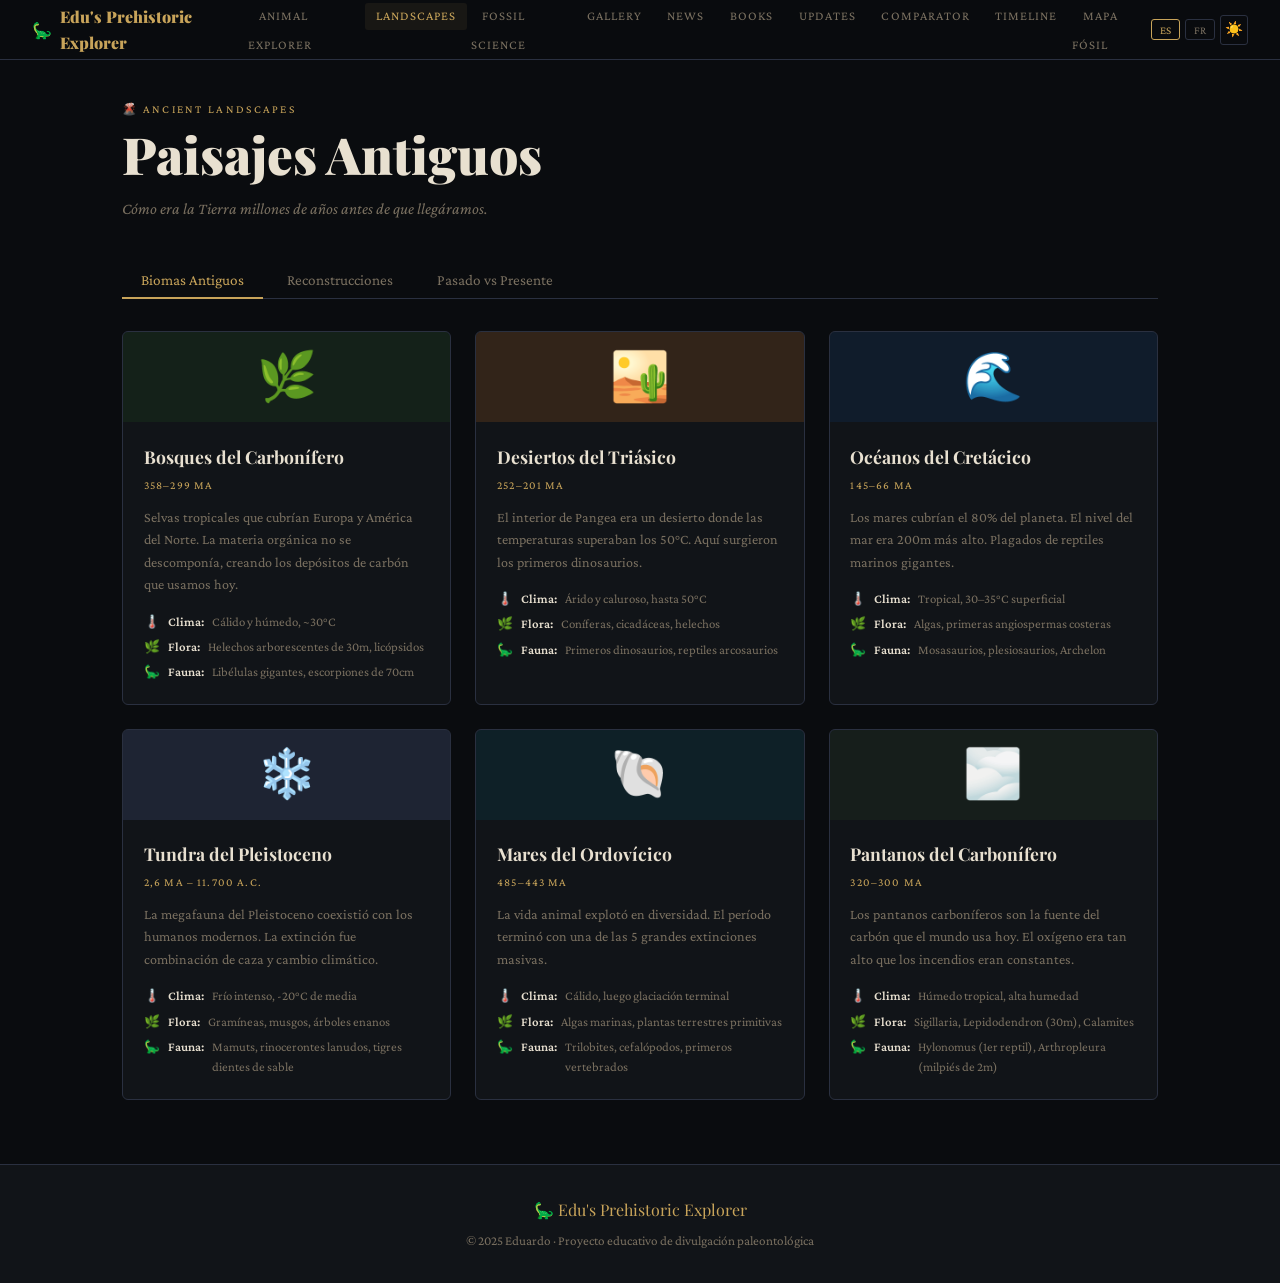
<file: landscapes/index.html>
<!DOCTYPE html>
<html lang="es">
<head>
  <meta charset="UTF-8">
  <meta name="viewport" content="width=device-width, initial-scale=1.0">
  <title>Ancient Landscapes — Edu's Prehistoric Explorer</title>
  <link href="https://fonts.googleapis.com/css2?family=Playfair+Display:wght@400;700;900&family=Crimson+Pro:ital,wght@0,300;0,400;0,600;1,300&display=swap" rel="stylesheet">
  <link rel="stylesheet" href="../style.css">
  <style>
    .tabs { display: flex; gap: 0.3rem; border-bottom: 1px solid var(--borde); margin-bottom: 2rem; }
    .tab-btn {
      background: none; border: none; color: var(--texto-apagado);
      padding: 0.6rem 1.2rem; cursor: pointer;
      font-family: 'Crimson Pro', serif; font-size: 0.95rem;
      border-bottom: 2px solid transparent; margin-bottom: -1px; transition: all 0.2s;
    }
    .tab-btn.activo { color: var(--acento); border-bottom-color: var(--acento); }
    .tab-btn:hover { color: var(--acento); }
    .tab-contenido { display: none; }
    .tab-contenido.activo { display: block; }
    .grid-biomas { display: grid; grid-template-columns: repeat(auto-fill, minmax(320px, 1fr)); gap: 1.5rem; }
    .card-bioma { background: var(--surface); border: 1px solid var(--borde); border-radius: 6px; overflow: hidden; transition: all 0.25s; }
    .card-bioma:hover { border-color: var(--acento2); transform: translateY(-3px); }
    .bioma-visual { height: 90px; display: flex; align-items: center; justify-content: center; font-size: 3rem; }
    .bioma-cuerpo { padding: 1.3rem; }
    .bioma-nombre { font-family: 'Playfair Display', serif; font-size: 1.1rem; font-weight: 700; margin-bottom: 0.3rem; }
    .bioma-periodo { font-size: 0.72rem; color: var(--acento); letter-spacing: 0.1em; text-transform: uppercase; margin-bottom: 0.7rem; }
    .bioma-desc { font-size: 0.88rem; color: var(--texto-apagado); margin-bottom: 1rem; line-height: 1.6; }
    .bioma-datos { display: flex; flex-direction: column; gap: 0.3rem; }
    .bioma-dato { font-size: 0.8rem; color: var(--texto-apagado); display: flex; gap: 0.5rem; }
    .bioma-dato strong { color: var(--texto); font-weight: 600; }
    .grid-reconstrucciones { display: grid; grid-template-columns: repeat(auto-fill, minmax(200px, 1fr)); gap: 1rem; }
    .card-reconstruccion {
      aspect-ratio: 4/3; background: var(--surface2); border: 1px solid var(--borde);
      border-radius: 4px; display: flex; flex-direction: column; align-items: center;
      justify-content: center; gap: 0.5rem; padding: 1rem; position: relative; transition: all 0.25s; cursor: pointer;
    }
    .card-reconstruccion:hover { border-color: var(--acento); transform: scale(1.02); }
    .recon-tipo {
      position: absolute; top: 0.5rem; right: 0.5rem; font-size: 0.6rem;
      letter-spacing: 0.1em; text-transform: uppercase; padding: 0.1rem 0.4rem;
      border-radius: 2px; background: rgba(200,164,90,0.15); color: var(--acento);
      border: 1px solid rgba(200,164,90,0.2);
    }
    .recon-emoji { font-size: 3rem; }
    .recon-label { font-size: 0.8rem; color: var(--texto-apagado); text-align: center; }
    .tabla-comparacion { width: 100%; border-collapse: collapse; }
    .tabla-comparacion th {
      background: var(--surface2); padding: 0.8rem 1rem; text-align: left;
      font-size: 0.72rem; letter-spacing: 0.1em; text-transform: uppercase;
      color: var(--acento); border-bottom: 1px solid var(--borde);
      font-family: 'Crimson Pro', serif; font-weight: 600;
    }
    .tabla-comparacion td { padding: 0.9rem 1rem; border-bottom: 1px solid var(--borde); font-size: 0.9rem; color: var(--texto-apagado); }
    .tabla-comparacion tr:hover td { background: var(--surface); }
    .tabla-comparacion td:first-child { color: var(--texto); font-weight: 600; }
  </style>
</head>
<body>

  <nav>
    <a class="nav-logo" href="../index.html"><span>🦕</span> Edu's Prehistoric Explorer</a>
    <ul class="nav-links">
      <li><a href="../explorer/index.html"   id="nav-explorer"></a></li>
      <li><a href="index.html" class="activo" id="nav-landscapes"></a></li>
      <li><a href="../fossil/index.html"     id="nav-fossil"></a></li>
      <li><a href="../gallery/index.html"    id="nav-gallery"></a></li>
      <li><a href="../news/index.html"       id="nav-news"></a></li>
      <li><a href="../books/index.html"      id="nav-books"></a></li>
      <li><a href="../updates/index.html"    id="nav-updates"></a></li>
      <li><a href="../comparator/index.html" id="nav-comparator"></a></li>
      <li><a href="../timeline/index.html" id="nav-timeline"></a></li>
      <li><a href="../fossilmap/index.html" id="nav-fossilmap"></a></li>
    </ul>
    <div class="selector-idioma">
      <button class="btn-idioma" onclick="setLang('es')">ES</button>
      <button class="btn-idioma" onclick="setLang('fr')">FR</button>
    </div>
    <button class="btn-modo" id="btn-modo" onclick="toggleModo()" title="Cambiar modo"></button>
  </nav>

  <div class="contenedor">
    <p class="seccion-label" id="seccion-label"></p>
    <h1 class="seccion-titulo" id="seccion-titulo"></h1>
    <p class="seccion-sub" id="seccion-sub"></p>

    <div class="tabs" id="tabs"></div>

    <div class="tab-contenido activo" id="tab-biomas">
      <div class="grid-biomas" id="gridBiomas"></div>
    </div>
    <div class="tab-contenido" id="tab-reconstrucciones">
      <div class="grid-reconstrucciones">
        <div class="card-reconstruccion"><div class="recon-tipo">3D</div><div class="recon-emoji">🌊</div><div class="recon-label">Océano del Cretácico</div></div>
        <div class="card-reconstruccion"><div class="recon-tipo">Pintura</div><div class="recon-emoji">🌿</div><div class="recon-label">Selva del Jurásico</div></div>
        <div class="card-reconstruccion"><div class="recon-tipo">3D</div><div class="recon-emoji">🏜️</div><div class="recon-label">Desierto del Triásico</div></div>
        <div class="card-reconstruccion"><div class="recon-tipo">Pintura</div><div class="recon-emoji">❄️</div><div class="recon-label">Tundra del Pleistoceno</div></div>
        <div class="card-reconstruccion"><div class="recon-tipo">3D</div><div class="recon-emoji">🌋</div><div class="recon-label">Pangea en el Pérmico</div></div>
        <div class="card-reconstruccion"><div class="recon-tipo">Pintura</div><div class="recon-emoji">🌫️</div><div class="recon-label">Pantanos del Carbonífero</div></div>
      </div>
    </div>
    <div class="tab-contenido" id="tab-comparacion">
      <table class="tabla-comparacion">
        <thead><tr>
          <th id="th-lugar"></th>
          <th id="th-hace"></th>
          <th id="th-entonces"></th>
          <th id="th-hoy"></th>
        </tr></thead>
        <tbody>
          <tr><td>Sahara</td><td>~10.000 años</td><td>🌿 Sabana verde con ríos y lagos</td><td>🏜️ Desierto árido</td></tr>
          <tr><td>Antártida</td><td>~34 millones de años</td><td>🌳 Bosques templados con fauna</td><td>❄️ Capa de hielo de 2 km</td></tr>
          <tr><td>Europa Central</td><td>~20.000 años</td><td>❄️ Tundra glacial con mamuts</td><td>🌲 Bosques caducifolios</td></tr>
          <tr><td>Mar del Norte</td><td>~8.000 años</td><td>🌱 Planicie habitada (Doggerland)</td><td>🌊 Mar inundado</td></tr>
          <tr><td>India</td><td>~65 millones de años</td><td>🏝️ Isla volcánica separada de Asia</td><td>🗺️ Subcontinente colisionado</td></tr>
          <tr><td>España</td><td>~100 millones de años</td><td>🌊 Archipiélago tropical bajo el mar</td><td>🏔️ Península con cordilleras</td></tr>
        </tbody>
      </table>
    </div>
  </div>

  <footer>
    <div class="footer-logo">🦕 Edu's Prehistoric Explorer</div>
    <p id="footer-copy"></p>
  </footer>

  <script src="../data.js"></script>
  <script>
    const BIOMAS = [
      { nombre: "Bosques del Carbonífero", periodo: "358–299 Ma", emoji: "🌿", fondo: "rgba(34,85,34,0.2)", clima: "Cálido y húmedo, ~30°C", flora: "Helechos arborescentes de 30m, licópsidos", fauna: "Libélulas gigantes, escorpiones de 70cm", desc: "Selvas tropicales que cubrían Europa y América del Norte. La materia orgánica no se descomponía, creando los depósitos de carbón que usamos hoy." },
      { nombre: "Desiertos del Triásico", periodo: "252–201 Ma", emoji: "🏜️", fondo: "rgba(180,100,30,0.2)", clima: "Árido y caluroso, hasta 50°C", flora: "Coníferas, cicadáceas, helechos", fauna: "Primeros dinosaurios, reptiles arcosaurios", desc: "El interior de Pangea era un desierto donde las temperaturas superaban los 50°C. Aquí surgieron los primeros dinosaurios." },
      { nombre: "Océanos del Cretácico", periodo: "145–66 Ma", emoji: "🌊", fondo: "rgba(10,60,120,0.2)", clima: "Tropical, 30–35°C superficial", flora: "Algas, primeras angiospermas costeras", fauna: "Mosasaurios, plesiosaurios, Archelon", desc: "Los mares cubrían el 80% del planeta. El nivel del mar era 200m más alto. Plagados de reptiles marinos gigantes." },
      { nombre: "Tundra del Pleistoceno", periodo: "2,6 Ma – 11.700 a.C.", emoji: "❄️", fondo: "rgba(80,100,160,0.2)", clima: "Frío intenso, -20°C de media", flora: "Gramíneas, musgos, árboles enanos", fauna: "Mamuts, rinocerontes lanudos, tigres dientes de sable", desc: "La megafauna del Pleistoceno coexistió con los humanos modernos. La extinción fue combinación de caza y cambio climático." },
      { nombre: "Mares del Ordovícico", periodo: "485–443 Ma", emoji: "🐚", fondo: "rgba(0,80,100,0.2)", clima: "Cálido, luego glaciación terminal", flora: "Algas marinas, plantas terrestres primitivas", fauna: "Trilobites, cefalópodos, primeros vertebrados", desc: "La vida animal explotó en diversidad. El período terminó con una de las 5 grandes extinciones masivas." },
      { nombre: "Pantanos del Carbonífero", periodo: "320–300 Ma", emoji: "🌫️", fondo: "rgba(40,70,40,0.2)", clima: "Húmedo tropical, alta humedad", flora: "Sigillaria, Lepidodendron (30m), Calamites", fauna: "Hylonomus (1er reptil), Arthropleura (milpiés de 2m)", desc: "Los pantanos carboníferos son la fuente del carbón que el mundo usa hoy. El oxígeno era tan alto que los incendios eran constantes." }
    ];

    let tabActual = 'biomas';

    function renderPagina() {
      // Nav
      document.getElementById('nav-explorer').textContent   = t('nav_explorer');
      document.getElementById('nav-landscapes').textContent = t('nav_landscapes');
      document.getElementById('nav-fossil').textContent     = t('nav_fossil');
      document.getElementById('nav-gallery').textContent    = t('nav_gallery');
      document.getElementById('nav-news').textContent       = t('nav_news');
      document.getElementById('nav-books').textContent      = t('nav_books');
      document.getElementById('nav-updates').textContent    = t('nav_updates');
      document.getElementById('nav-comparator').textContent = t('nav_comparator');
      document.getElementById('nav-timeline').textContent = getLang() === 'fr' ? 'Chronologie' : 'Timeline';
      document.getElementById('nav-fossilmap').textContent = getLang() === 'fr' ? 'Carte fossile' : 'Mapa fósil';
      document.querySelectorAll('.btn-idioma').forEach(b => {
        b.classList.remove('activo');
        if (b.textContent.trim() === getLang().toUpperCase()) b.classList.add('activo');
      });

      // Cabecera
      document.getElementById('seccion-label').textContent = t('landscapes_label');
      document.getElementById('seccion-titulo').textContent = t('landscapes_titulo');
      document.getElementById('seccion-sub').textContent   = t('landscapes_sub');
      document.getElementById('footer-copy').textContent   = t('footer_copy');

      // Tabs
      document.getElementById('tabs').innerHTML = `
        <button class="tab-btn ${tabActual==='biomas'?'activo':''}" onclick="cambiarTab('biomas',this)">${t('tab_biomas')}</button>
        <button class="tab-btn ${tabActual==='reconstrucciones'?'activo':''}" onclick="cambiarTab('reconstrucciones',this)">${t('tab_recon')}</button>
        <button class="tab-btn ${tabActual==='comparacion'?'activo':''}" onclick="cambiarTab('comparacion',this)">${t('tab_comparacion')}</button>
      `;

      // Cabeceras tabla
      document.getElementById('th-lugar').textContent   = t('tabla_lugar');
      document.getElementById('th-hace').textContent    = t('tabla_hace');
      document.getElementById('th-entonces').textContent = t('tabla_entonces');
      document.getElementById('th-hoy').textContent     = t('tabla_hoy');

      // Biomas
      document.getElementById('gridBiomas').innerHTML = BIOMAS.map(b => `
        <div class="card-bioma">
          <div class="bioma-visual" style="background:${b.fondo}">${b.emoji}</div>
          <div class="bioma-cuerpo">
            <div class="bioma-nombre">${b.nombre}</div>
            <div class="bioma-periodo">${b.periodo}</div>
            <p class="bioma-desc">${b.desc}</p>
            <div class="bioma-datos">
              <div class="bioma-dato">🌡️ <strong>${t('bioma_clima')}:</strong> ${b.clima}</div>
              <div class="bioma-dato">🌿 <strong>${t('bioma_flora')}:</strong> ${b.flora}</div>
              <div class="bioma-dato">🦕 <strong>${t('bioma_fauna')}:</strong> ${b.fauna}</div>
            </div>
          </div>
        </div>
      `).join('');
    }

    function cambiarTab(id, btn) {
      tabActual = id;
      document.querySelectorAll('.tab-btn').forEach(b => b.classList.remove('activo'));
      document.querySelectorAll('.tab-contenido').forEach(c => c.classList.remove('activo'));
      btn.classList.add('activo');
      document.getElementById('tab-' + id).classList.add('activo');
    }

    renderPagina();
  </script>
<script>
  (function() {
    const modo = localStorage.getItem('modo') || 'oscuro';
    if (modo === 'claro') document.body.classList.add('claro');
    document.getElementById('btn-modo').textContent = modo === 'claro' ? '🌙' : '☀️';
  })();
  function toggleModo() {
    const esClaro = document.body.classList.toggle('claro');
    localStorage.setItem('modo', esClaro ? 'claro' : 'oscuro');
    document.getElementById('btn-modo').textContent = esClaro ? '🌙' : '☀️';
  }
</script>
</body>
</html>
</file>
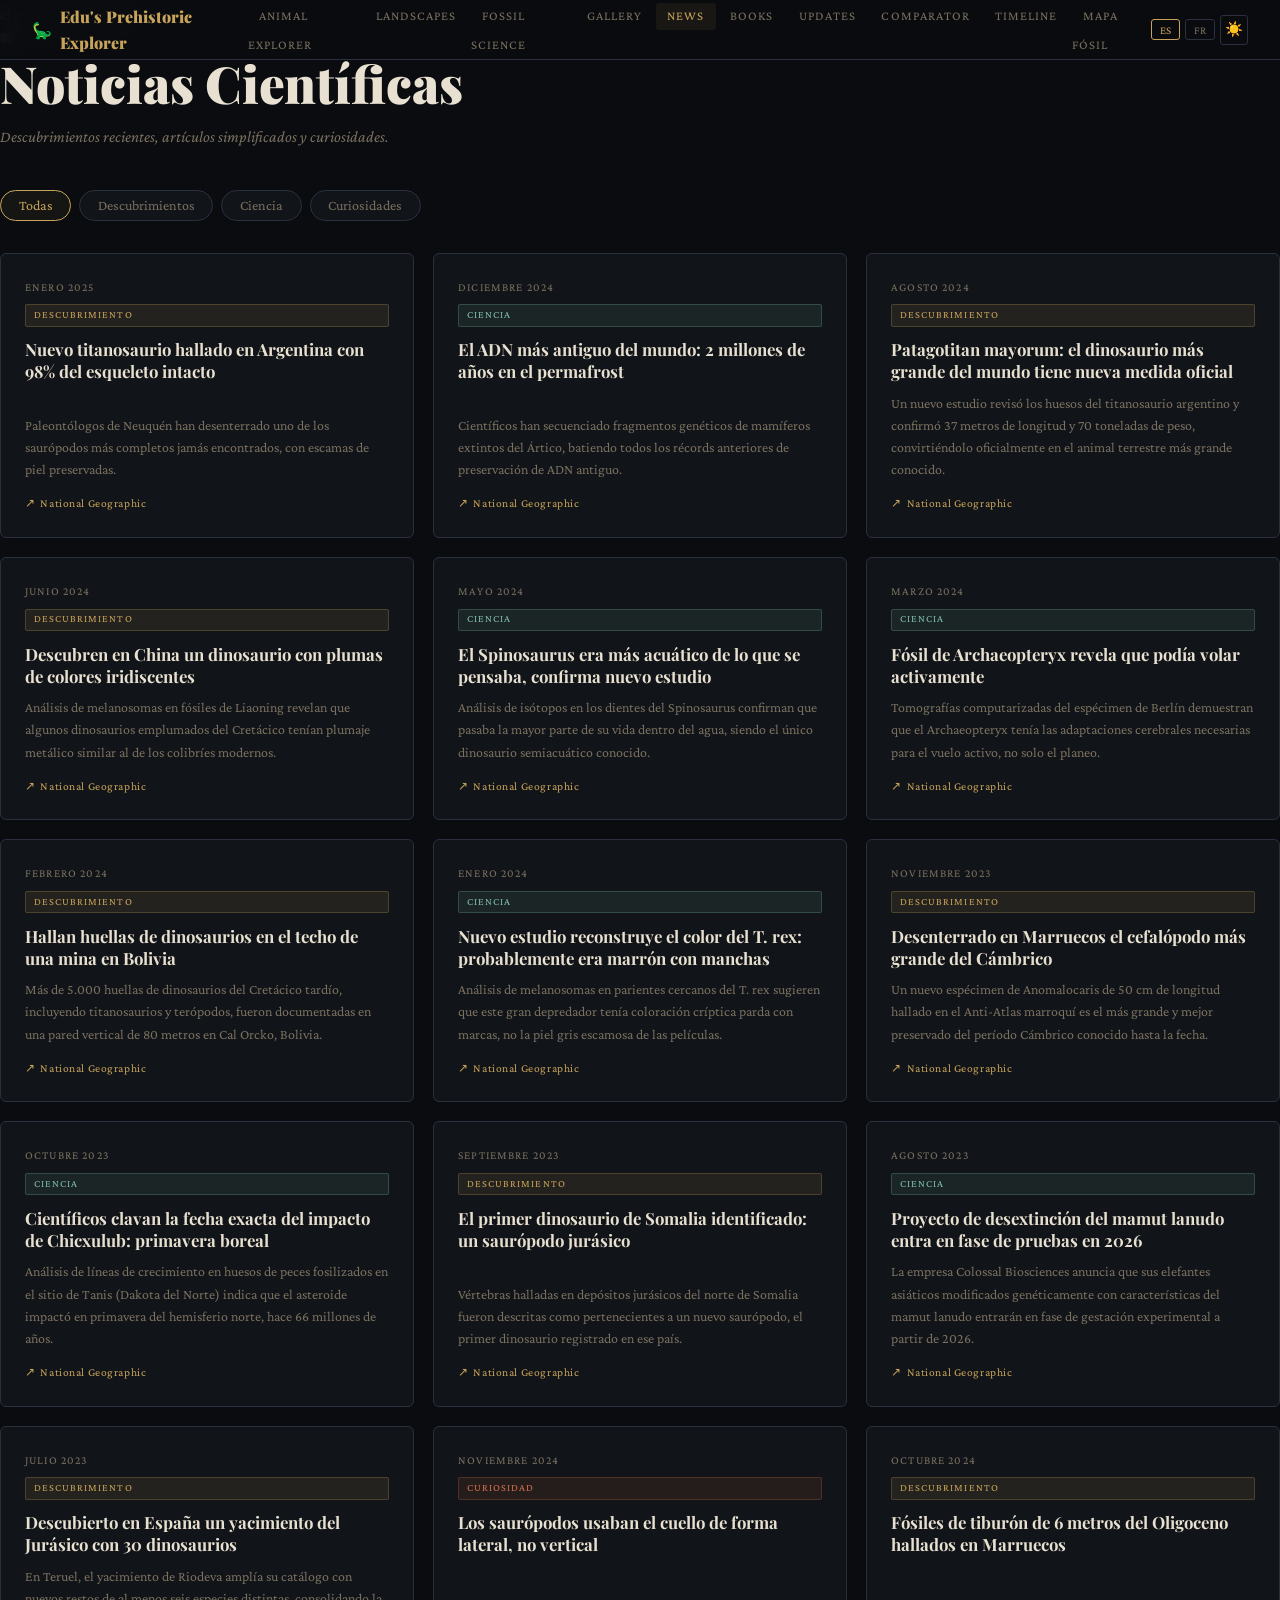
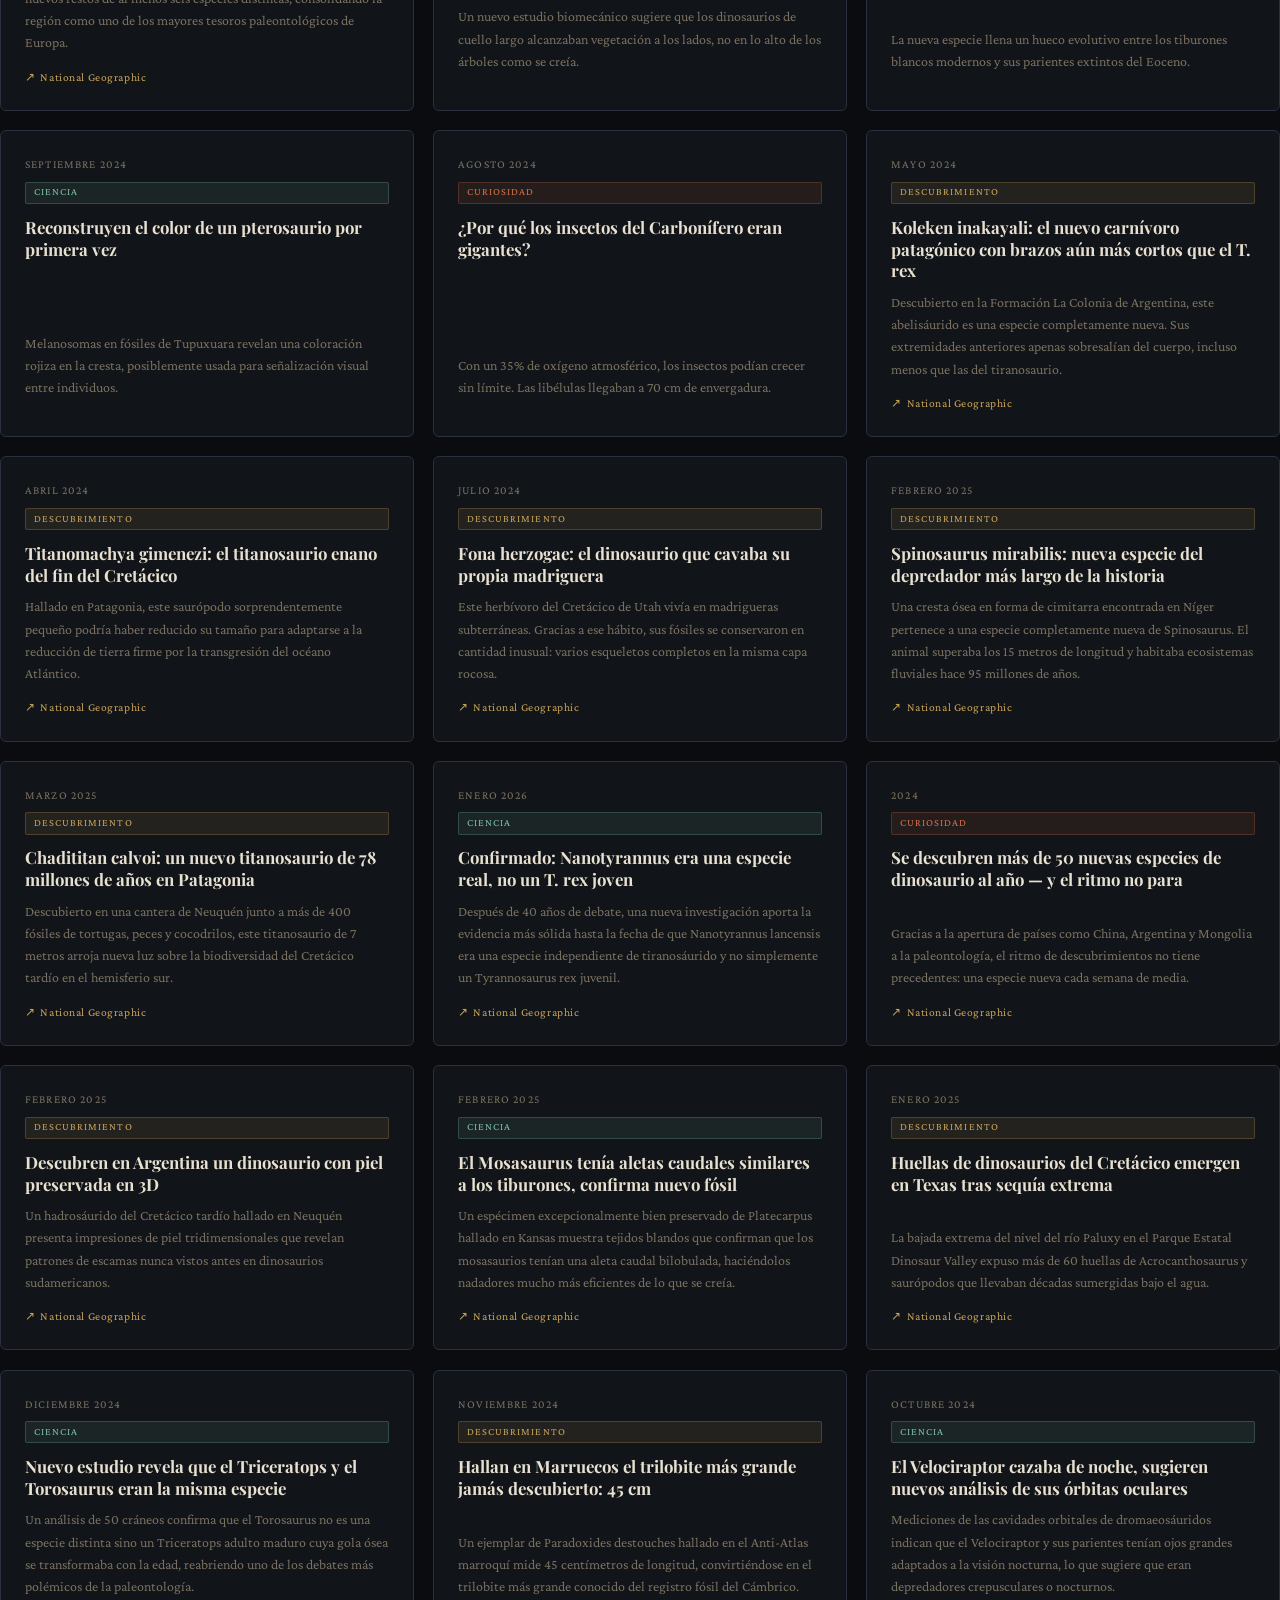
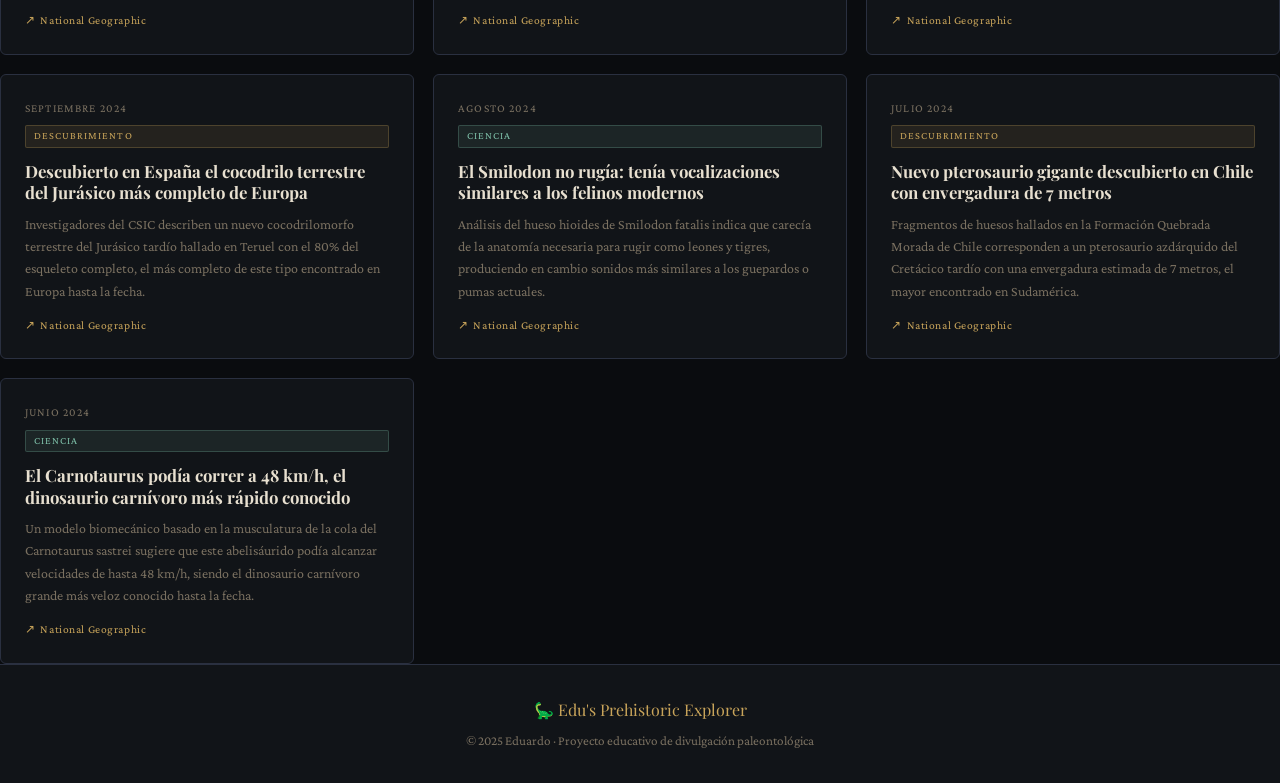
<file: news/index.html>
<!DOCTYPE html>
<html lang="es">
<head>
  <meta charset="UTF-8">
  <meta name="viewport" content="width=device-width, initial-scale=1.0">
  <title>Science News — Edu's Prehistoric Explorer</title>
  <link href="https://fonts.googleapis.com/css2?family=Playfair+Display:wght@400;700;900&family=Crimson+Pro:ital,wght@0,300;0,400;0,600;1,300&display=swap" rel="stylesheet">
  <link rel="stylesheet" href="../style.css">
  <style>
    .filtros { display: flex; gap: 0.5rem; margin-bottom: 2rem; flex-wrap: wrap; }
    .btn-filtro { background: var(--surface); border: 1px solid var(--borde); color: var(--texto-apagado); padding: 0.4rem 1.1rem; border-radius: 20px; cursor: pointer; font-family: 'Crimson Pro', serif; font-size: 0.88rem; transition: all 0.2s; }
    .btn-filtro.activo, .btn-filtro:hover { border-color: var(--acento); color: var(--acento); background: rgba(200,164,90,0.06); }
    .grid-noticias { display: grid; grid-template-columns: repeat(auto-fill, minmax(320px, 1fr)); gap: 1.2rem; }
    .card-noticia { background: var(--surface); border: 1px solid var(--borde); border-radius: 6px; padding: 1.5rem; transition: all 0.25s; display: flex; flex-direction: column; text-decoration: none; color: inherit; }
    .card-noticia:hover { border-color: var(--acento); transform: translateY(-2px); box-shadow: 0 6px 24px rgba(200,164,90,0.08); }
    .noticia-fecha { font-size: 0.72rem; color: var(--texto-apagado); letter-spacing: 0.1em; text-transform: uppercase; margin-bottom: 0.5rem; }
    .noticia-cat { display: inline-block; font-size: 0.65rem; letter-spacing: 0.1em; text-transform: uppercase; padding: 0.12rem 0.5rem; border-radius: 2px; margin-bottom: 0.8rem; }
    .cat-descubrimiento { background: rgba(200,164,90,0.1); color: var(--acento); border: 1px solid rgba(200,164,90,0.25); }
    .cat-ciencia { background: rgba(125,191,168,0.1); color: var(--acento2); border: 1px solid rgba(125,191,168,0.25); }
    .cat-curiosidad { background: rgba(212,112,74,0.1); color: var(--acento3); border: 1px solid rgba(212,112,74,0.25); }
    .noticia-titulo { font-family: 'Playfair Display', serif; font-size: 1.05rem; font-weight: 700; margin-bottom: 0.6rem; line-height: 1.3; flex: 1; }
    .noticia-resumen { font-size: 0.87rem; color: var(--texto-apagado); line-height: 1.6; margin-bottom: 0.8rem; }
    .noticia-fuente { font-size: 0.72rem; color: var(--acento); letter-spacing: 0.05em; display: flex; align-items: center; gap: 0.3rem; }
    .noticia-fuente::before { content: '↗'; }
    .sin-resultados { text-align: center; padding: 4rem 2rem; color: var(--texto-apagado); font-style: italic; display: none; }
  </style>
</head>
<body>

  <nav>
    <a class="nav-logo" href="../index.html"><span>🦕</span> Edu's Prehistoric Explorer</a>
    <ul class="nav-links">
      <li><a href="../explorer/index.html"   id="nav-explorer"></a></li>
      <li><a href="../landscapes/index.html" id="nav-landscapes"></a></li>
      <li><a href="../fossil/index.html"     id="nav-fossil"></a></li>
      <li><a href="../gallery/index.html"    id="nav-gallery"></a></li>
      <li><a href="index.html" class="activo" id="nav-news"></a></li>
      <li><a href="../books/index.html"      id="nav-books"></a></li>
      <li><a href="../updates/index.html"    id="nav-updates"></a></li>
      <li><a href="../comparator/index.html" id="nav-comparator"></a></li>
      <li><a href="../timeline/index.html" id="nav-timeline"></a></li>
      <li><a href="../fossilmap/index.html" id="nav-fossilmap"></a></li>
    </ul>
    <div class="selector-idioma">
      <button class="btn-idioma" onclick="setLang('es')">ES</button>
      <button class="btn-idioma" onclick="setLang('fr')">FR</button>
    </div>
    <button class="btn-modo" id="btn-modo" onclick="toggleModo()" title="Cambiar modo"></button>
  </nav> 

  <div> class="contenedor">
    <p class="seccion-label" id="seccion-label"></p>
    <h1 class="seccion-titulo" id="seccion-titulo"></h1>
    <p class="seccion-sub" id="seccion-sub"></p>

    <div class="filtros" id="filtros"></div>
    <div class="grid-noticias" id="gridNoticias"></div>
    <div class="sin-resultados" id="sinResultados"></div>
  </div>

  <footer>
    <div class="footer-logo">🦕 Edu's Prehistoric Explorer</div>
    <p id="footer-copy"></p>
  </footer>

  <script src="../data.js"></script>
  <script>

    const TODAS_NOTICIAS = [...NOTICIAS];
    let filtroActual = 'todos';

    function renderPagina() {
      const lang = getLang();

      document.getElementById('nav-explorer').textContent   = t('nav_explorer');
      document.getElementById('nav-landscapes').textContent = t('nav_landscapes');
      document.getElementById('nav-fossil').textContent     = t('nav_fossil');
      document.getElementById('nav-gallery').textContent    = t('nav_gallery');
      document.getElementById('nav-news').textContent       = t('nav_news');
      document.getElementById('nav-books').textContent      = t('nav_books');
      document.getElementById('nav-updates').textContent    = t('nav_updates');
      document.getElementById('nav-comparator').textContent = t('nav_comparator');
      document.getElementById('nav-timeline').textContent = getLang() === 'fr' ? 'Chronologie' : 'Timeline';
      document.getElementById('nav-fossilmap').textContent = getLang() === 'fr' ? 'Carte fossile' : 'Mapa fósil';
      document.querySelectorAll('.btn-idioma').forEach(b => {
        b.classList.remove('activo');
        if (b.textContent.trim() === lang.toUpperCase()) b.classList.add('activo');
      });

      document.getElementById('seccion-label').textContent  = t('news_label');
      document.getElementById('seccion-titulo').textContent = t('news_titulo');
      document.getElementById('seccion-sub').textContent    = t('news_sub');
      document.getElementById('footer-copy').textContent    = t('footer_copy');
      document.getElementById('sinResultados').textContent  = t('news_sin_result');

      document.getElementById('filtros').innerHTML = `
        <button class="btn-filtro ${filtroActual==='todos'?'activo':''}"
          onclick="filtrarNoticias('todos',this)">${t('news_todas')}</button>
        <button class="btn-filtro ${filtroActual==='descubrimiento'?'activo':''}"
          onclick="filtrarNoticias('descubrimiento',this)">${t('news_descubrimiento')}</button>
        <button class="btn-filtro ${filtroActual==='ciencia'?'activo':''}"
          onclick="filtrarNoticias('ciencia',this)">${t('news_ciencia')}</button>
        <button class="btn-filtro ${filtroActual==='curiosidad'?'activo':''}"
          onclick="filtrarNoticias('curiosidad',this)">${t('news_curiosidad')}</button>
      `;

      renderizarNoticias(filtroActual === 'todos' ? TODAS_NOTICIAS : TODAS_NOTICIAS.filter(n => n.categoria === filtroActual));
    }

    function renderizarNoticias(lista) {
      const grid = document.getElementById('gridNoticias');
      const sin  = document.getElementById('sinResultados');
      if (lista.length === 0) { grid.innerHTML = ''; sin.style.display = 'block'; return; }
      sin.style.display = 'none';
      const cats = { descubrimiento: t('cat_descubrimiento'), ciencia: t('cat_ciencia'), curiosidad: t('cat_curiosidad') };
      grid.innerHTML = lista.map(n => {
        const tag = n.fuente ? 'a' : 'div';
        const attrs = n.fuente ? `href="${n.fuente}" target="_blank" rel="noopener"` : '';
        const fuente = n.fuente ? `<span class="noticia-fuente">National Geographic</span>` : '';
        return `
          <${tag} class="card-noticia" ${attrs}>
            <div class="noticia-fecha">${n.fecha}</div>
            <span class="noticia-cat cat-${n.categoria}">${cats[n.categoria]}</span>
            <h3 class="noticia-titulo">${n.titulo}</h3>
            <p class="noticia-resumen">${n.resumen}</p>
            ${fuente}
          </${tag}>
        `;
      }).join('');
    }

    function filtrarNoticias(cat, btn) {
      filtroActual = cat;
      document.querySelectorAll('.btn-filtro').forEach(b => b.classList.remove('activo'));
      btn.classList.add('activo');
      const lista = cat === 'todos' ? TODAS_NOTICIAS : TODAS_NOTICIAS.filter(n => n.categoria === cat);
      renderizarNoticias(lista);
    }

    renderPagina();
  </script>
<script>
  (function() {
    const modo = localStorage.getItem('modo') || 'oscuro';
    if (modo === 'claro') document.body.classList.add('claro');
    document.getElementById('btn-modo').textContent = modo === 'claro' ? '🌙' : '☀️';
  })();
  function toggleModo() {
    const esClaro = document.body.classList.toggle('claro');
    localStorage.setItem('modo', esClaro ? 'claro' : 'oscuro');
    document.getElementById('btn-modo').textContent = esClaro ? '🌙' : '☀️';
  }
</script>
</body>
</html>
</file>
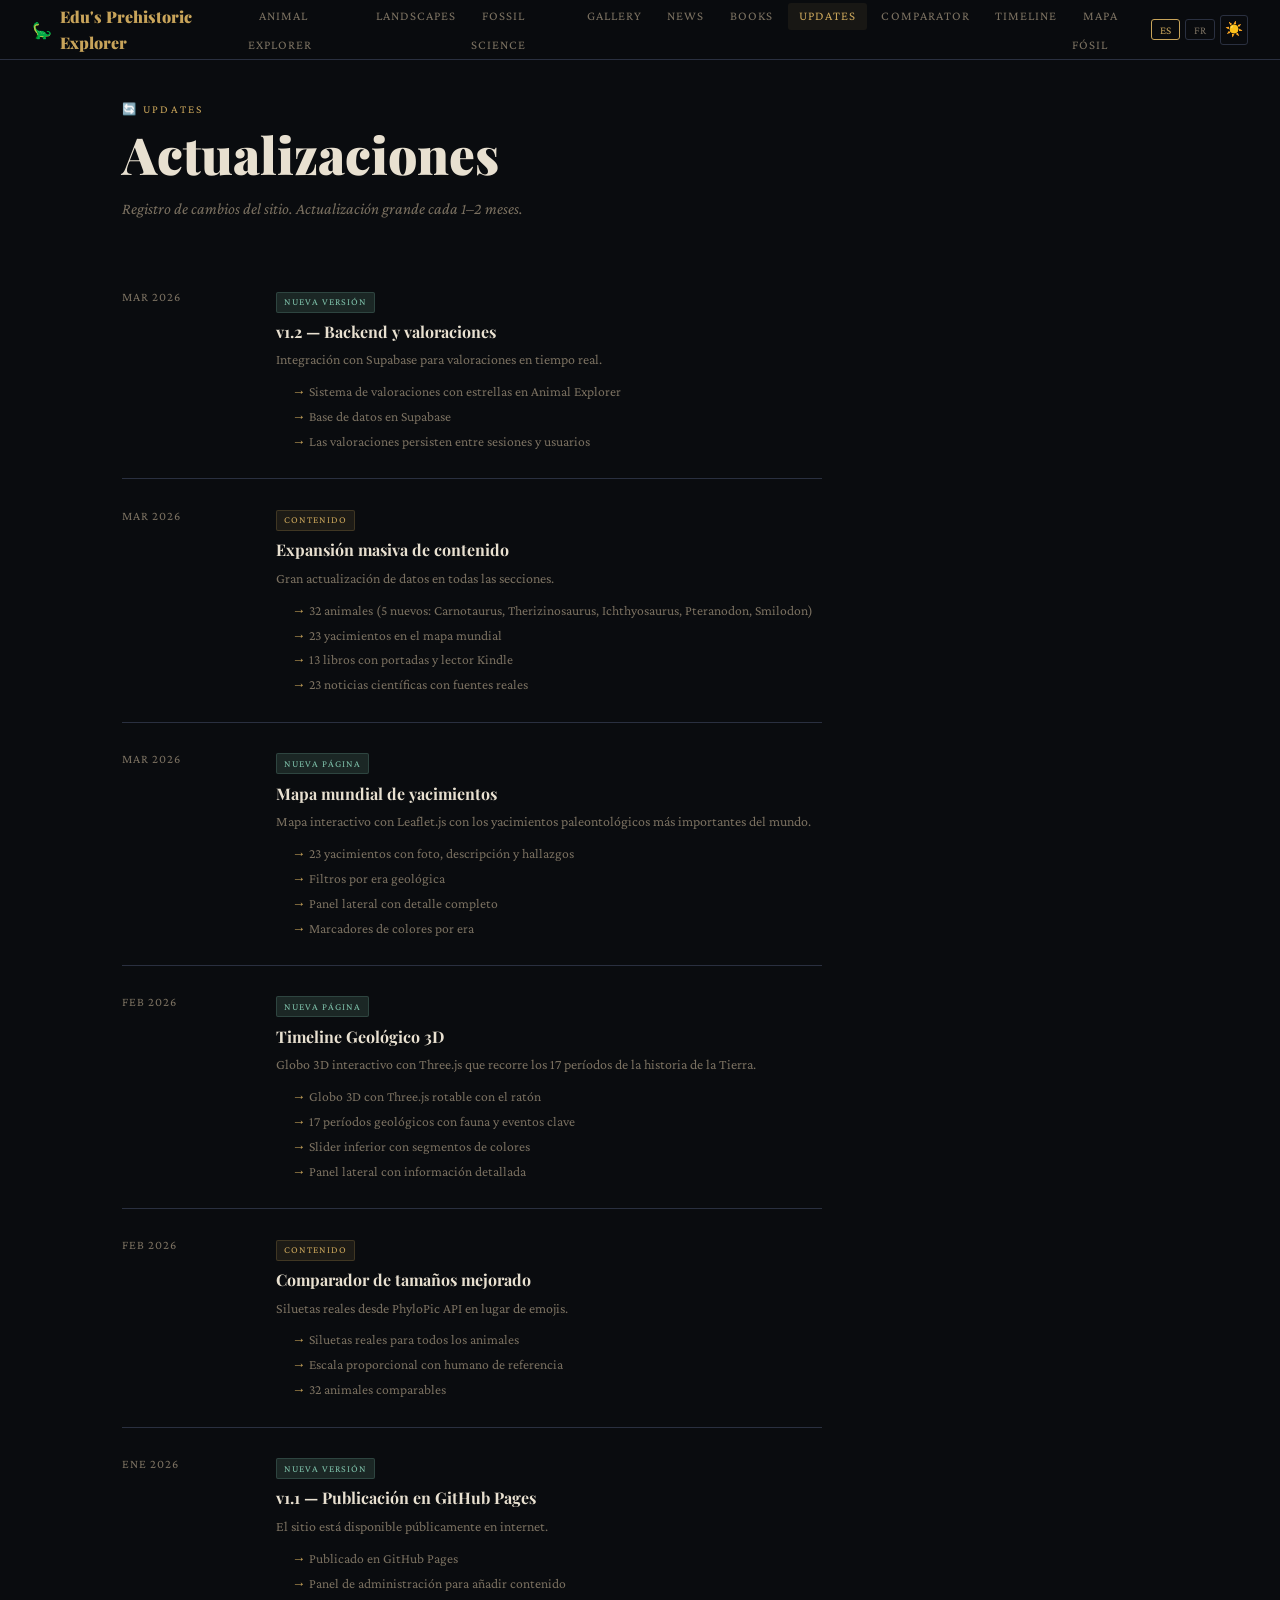
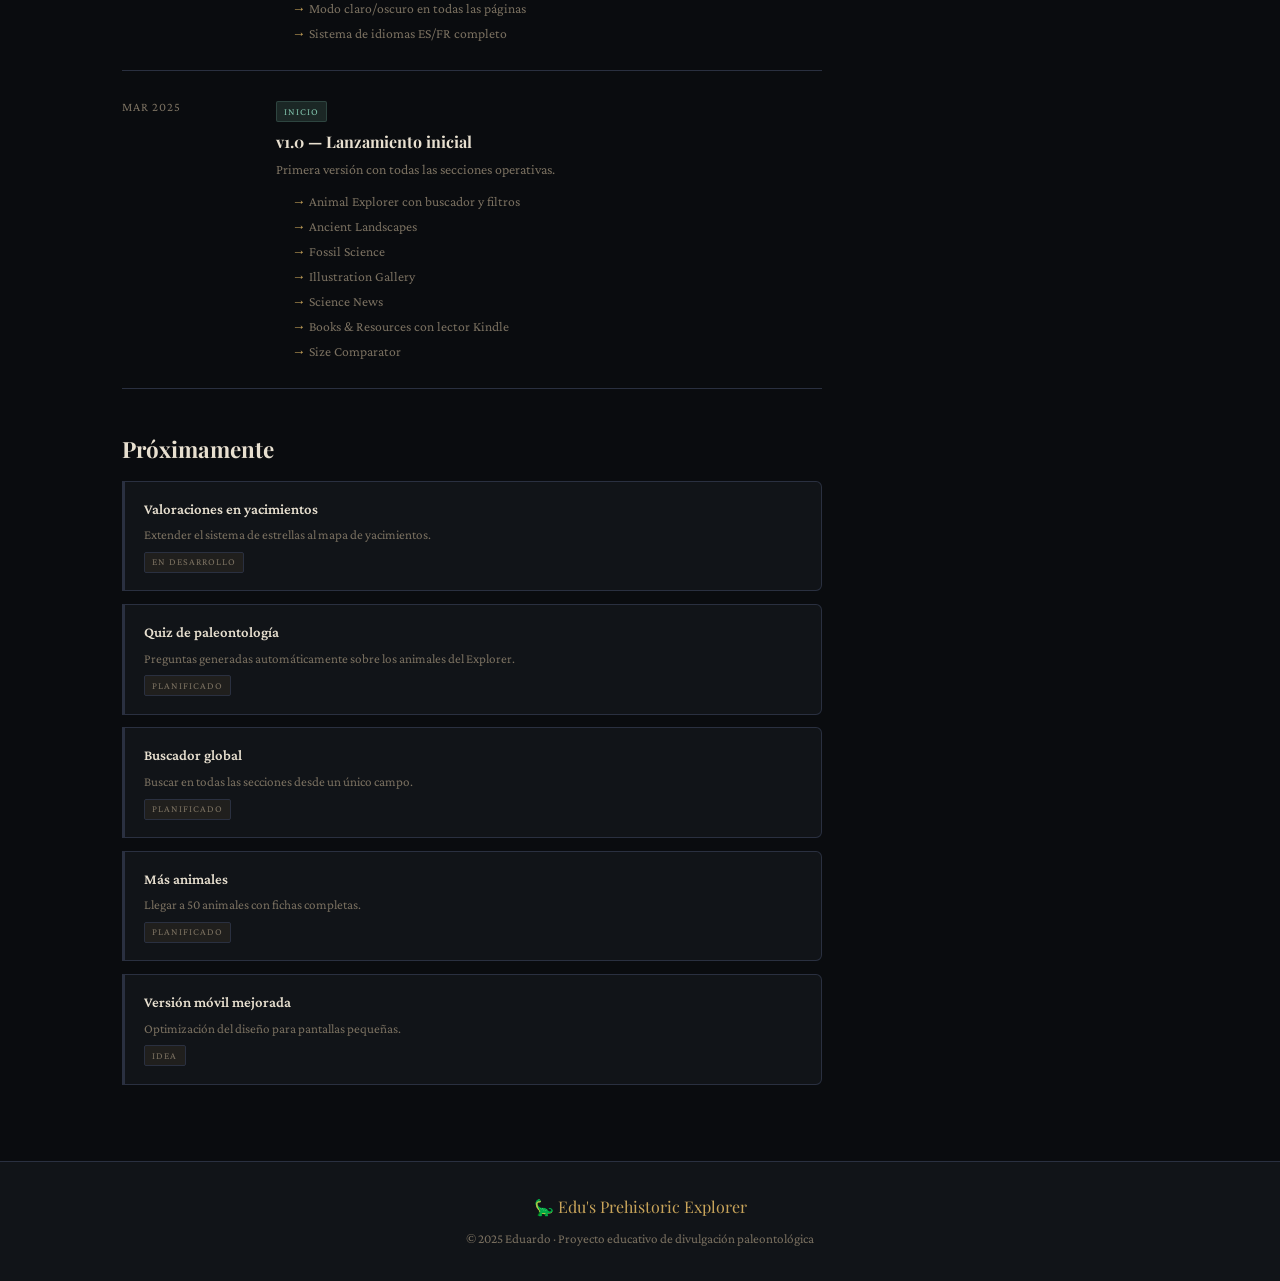
<file: updates/index.html>
<!DOCTYPE html>
<html lang="es">
<head>
  <meta charset="UTF-8">
  <meta name="viewport" content="width=device-width, initial-scale=1.0">
  <title>Updates — Edu's Prehistoric Explorer</title>
  <link href="https://fonts.googleapis.com/css2?family=Playfair+Display:wght@400;700;900&family=Crimson+Pro:ital,wght@0,300;0,400;0,600;1,300&display=swap" rel="stylesheet">
  <link rel="stylesheet" href="../style.css">
  <style>
    .updates-lista { max-width: 700px; }
    .update-item { display: grid; grid-template-columns: 130px 1fr; gap: 1.5rem; padding: 1.5rem 0; border-bottom: 1px solid var(--borde); align-items: start; }
    .update-fecha { font-size: 0.78rem; color: var(--texto-apagado); letter-spacing: 0.08em; padding-top: 0.2rem; text-transform: uppercase; }
    .update-badge { display: inline-block; font-size: 0.62rem; letter-spacing: 0.1em; text-transform: uppercase; padding: 0.1rem 0.45rem; border-radius: 2px; margin-bottom: 0.4rem; }
    .badge-nuevo { background: rgba(125,191,168,0.15); color: var(--acento2); border: 1px solid rgba(125,191,168,0.2); }
    .badge-contenido { background: rgba(200,164,90,0.1); color: var(--acento); border: 1px solid rgba(200,164,90,0.2); }
    .badge-fix { background: rgba(212,112,74,0.1); color: var(--acento3); border: 1px solid rgba(212,112,74,0.2); }
    .badge-idioma { background: rgba(125,191,168,0.1); color: var(--acento2); border: 1px solid rgba(125,191,168,0.2); }
    .update-titulo { font-family: 'Playfair Display', serif; font-size: 1rem; font-weight: 700; margin-bottom: 0.3rem; }
    .update-desc { font-size: 0.87rem; color: var(--texto-apagado); line-height: 1.6; }
    .update-lista-items { margin-top: 0.5rem; padding-left: 1rem; list-style: none; }
    .update-lista-items li { font-size: 0.85rem; color: var(--texto-apagado); padding: 0.1rem 0; }
    .update-lista-items li::before { content: '→ '; color: var(--acento); }
    .proximas { margin-top: 3rem; max-width: 700px; }
    .proximas-titulo { font-family: 'Playfair Display', serif; font-size: 1.4rem; font-weight: 700; margin-bottom: 1.2rem; }
    .proxima-item { background: var(--surface); border: 1px solid var(--borde); border-left: 3px solid var(--borde); border-radius: 0 6px 6px 0; padding: 1rem 1.2rem; margin-bottom: 0.8rem; transition: border-color 0.2s; }
    .proxima-item:hover { border-left-color: var(--acento); }
    .proxima-titulo { font-size: 0.92rem; font-weight: 600; margin-bottom: 0.2rem; }
    .proxima-desc { font-size: 0.82rem; color: var(--texto-apagado); }
    .proxima-estado { display: inline-block; font-size: 0.62rem; letter-spacing: 0.1em; text-transform: uppercase; padding: 0.1rem 0.45rem; border-radius: 2px; margin-top: 0.4rem; background: rgba(200,164,90,0.08); color: var(--texto-apagado); border: 1px solid var(--borde); }
  </style>
</head>
<body>

  <nav>
    <a class="nav-logo" href="../index.html"><span>🦕</span> Edu's Prehistoric Explorer</a>
    <ul class="nav-links">
      <li><a href="../explorer/index.html"   id="nav-explorer"></a></li>
      <li><a href="../landscapes/index.html" id="nav-landscapes"></a></li>
      <li><a href="../fossil/index.html"     id="nav-fossil"></a></li>
      <li><a href="../gallery/index.html"    id="nav-gallery"></a></li>
      <li><a href="../news/index.html"       id="nav-news"></a></li>
      <li><a href="../books/index.html"      id="nav-books"></a></li>
      <li><a href="index.html" class="activo" id="nav-updates"></a></li>
      <li><a href="../comparator/index.html" id="nav-comparator"></a></li>
      <li><a href="../timeline/index.html" id="nav-timeline"></a></li>
      <li><a href="../fossilmap/index.html" id="nav-fossilmap"></a></li>
    </ul>
    <div class="selector-idioma">
      <button class="btn-idioma" onclick="setLang('es')">ES</button>
      <button class="btn-idioma" onclick="setLang('fr')">FR</button>
    </div>
    <button class="btn-modo" id="btn-modo" onclick="toggleModo()" title="Cambiar modo"></button>
  </nav>

  <div class="contenedor">
    <p class="seccion-label" id="seccion-label"></p>
    <h1 class="seccion-titulo" id="seccion-titulo"></h1>
    <p class="seccion-sub" id="seccion-sub"></p>

    <div class="updates-lista" id="updatesLista"></div>
    <div class="proximas">
      <h2 class="proximas-titulo" id="proximas-titulo"></h2>
      <div id="proximasLista"></div>
    </div>
  </div>

  <footer>
    <div class="footer-logo">🦕 Edu's Prehistoric Explorer</div>
    <p id="footer-copy"></p>
  </footer>

  <script src="../data.js"></script>
  <script>
    const CONTENIDO = {
  es: {
    updates: [
      {
        fecha: "Mar 2026", badge: "badge-nuevo", badgeText: "Nueva versión", titulo: "v1.2 — Backend y valoraciones",
        desc: "Integración con Supabase para valoraciones en tiempo real.",
        items: ["Sistema de valoraciones con estrellas en Animal Explorer", "Base de datos en Supabase", "Las valoraciones persisten entre sesiones y usuarios"]
      },
      {
        fecha: "Mar 2026", badge: "badge-contenido", badgeText: "Contenido", titulo: "Expansión masiva de contenido",
        desc: "Gran actualización de datos en todas las secciones.",
        items: ["32 animales (5 nuevos: Carnotaurus, Therizinosaurus, Ichthyosaurus, Pteranodon, Smilodon)", "23 yacimientos en el mapa mundial", "13 libros con portadas y lector Kindle", "23 noticias científicas con fuentes reales"]
      },
      {
        fecha: "Mar 2026", badge: "badge-nuevo", badgeText: "Nueva página", titulo: "Mapa mundial de yacimientos",
        desc: "Mapa interactivo con Leaflet.js con los yacimientos paleontológicos más importantes del mundo.",
        items: ["23 yacimientos con foto, descripción y hallazgos", "Filtros por era geológica", "Panel lateral con detalle completo", "Marcadores de colores por era"]
      },
      {
        fecha: "Feb 2026", badge: "badge-nuevo", badgeText: "Nueva página", titulo: "Timeline Geológico 3D",
        desc: "Globo 3D interactivo con Three.js que recorre los 17 períodos de la historia de la Tierra.",
        items: ["Globo 3D con Three.js rotable con el ratón", "17 períodos geológicos con fauna y eventos clave", "Slider inferior con segmentos de colores", "Panel lateral con información detallada"]
      },
      {
        fecha: "Feb 2026", badge: "badge-contenido", badgeText: "Contenido", titulo: "Comparador de tamaños mejorado",
        desc: "Siluetas reales desde PhyloPic API en lugar de emojis.",
        items: ["Siluetas reales para todos los animales", "Escala proporcional con humano de referencia", "32 animales comparables"]
      },
      {
        fecha: "Ene 2026", badge: "badge-nuevo", badgeText: "Nueva versión", titulo: "v1.1 — Publicación en GitHub Pages",
        desc: "El sitio está disponible públicamente en internet.",
        items: ["Publicado en GitHub Pages", "Panel de administración para añadir contenido", "Modo claro/oscuro en todas las páginas", "Sistema de idiomas ES/FR completo"]
      },
      {
        fecha: "Mar 2025", badge: "badge-nuevo", badgeText: "Inicio", titulo: "v1.0 — Lanzamiento inicial",
        desc: "Primera versión con todas las secciones operativas.",
        items: ["Animal Explorer con buscador y filtros", "Ancient Landscapes", "Fossil Science", "Illustration Gallery", "Science News", "Books & Resources con lector Kindle", "Size Comparator"]
      }
    ],
    proximas: [
      { titulo: "Valoraciones en yacimientos", desc: "Extender el sistema de estrellas al mapa de yacimientos.", estado: "En desarrollo" },
      { titulo: "Quiz de paleontología", desc: "Preguntas generadas automáticamente sobre los animales del Explorer.", estado: "Planificado" },
      { titulo: "Buscador global", desc: "Buscar en todas las secciones desde un único campo.", estado: "Planificado" },
      { titulo: "Más animales", desc: "Llegar a 50 animales con fichas completas.", estado: "Planificado" },
      { titulo: "Versión móvil mejorada", desc: "Optimización del diseño para pantallas pequeñas.", estado: "Idea" }
    ],
    proximas_titulo: "Próximamente"
  },
  fr: {
    updates: [
      {
        fecha: "Mar 2026", badge: "badge-nuevo", badgeText: "Nouvelle version", titulo: "v1.2 — Backend et évaluations",
        desc: "Intégration avec Supabase pour les évaluations en temps réel.",
        items: ["Système d'évaluation par étoiles dans l'Explorateur", "Base de données Supabase", "Les évaluations persistent entre les sessions"]
      },
      {
        fecha: "Mar 2026", badge: "badge-contenido", badgeText: "Contenu", titulo: "Expansion massive du contenu",
        desc: "Grande mise à jour des données dans toutes les sections.",
        items: ["32 animaux (5 nouveaux: Carnotaurus, Therizinosaurus, Ichthyosaurus, Pteranodon, Smilodon)", "23 sites sur la carte mondiale", "13 livres avec couvertures et lecteur Kindle", "23 actualités scientifiques avec sources réelles"]
      },
      {
        fecha: "Mar 2026", badge: "badge-nuevo", badgeText: "Nouvelle page", titulo: "Carte mondiale des sites fossiles",
        desc: "Carte interactive Leaflet.js avec les sites paléontologiques les plus importants du monde.",
        items: ["23 sites avec photo, description et découvertes", "Filtres par ère géologique", "Panneau latéral avec détail complet", "Marqueurs colorés par ère"]
      },
      {
        fecha: "Fév 2026", badge: "badge-nuevo", badgeText: "Nouvelle page", titulo: "Chronologie Géologique 3D",
        desc: "Globe 3D interactif Three.js parcourant les 17 périodes de l'histoire de la Terre.",
        items: ["Globe 3D Three.js rotatif à la souris", "17 périodes géologiques avec faune et événements", "Curseur inférieur avec segments colorés", "Panneau latéral avec informations détaillées"]
      },
      {
        fecha: "Fév 2026", badge: "badge-contenido", badgeText: "Contenu", titulo: "Comparateur de tailles amélioré",
        desc: "Silhouettes réelles depuis l'API PhyloPic au lieu d'emojis.",
        items: ["Silhouettes réelles pour tous les animaux", "Échelle proportionnelle avec humain de référence", "32 animaux comparables"]
      },
      {
        fecha: "Jan 2026", badge: "badge-nuevo", badgeText: "Nouvelle version", titulo: "v1.1 — Publication sur GitHub Pages",
        desc: "Le site est disponible publiquement sur internet.",
        items: ["Publié sur GitHub Pages", "Panneau d'administration", "Mode clair/sombre sur toutes les pages", "Système de langues ES/FR complet"]
      },
      {
        fecha: "Mar 2025", badge: "badge-nuevo", badgeText: "Début", titulo: "v1.0 — Lancement initial",
        desc: "Première version avec toutes les sections opérationnelles.",
        items: ["Explorateur d'animaux avec recherche et filtres", "Paysages anciens", "Science des fossiles", "Galerie d'illustrations", "Actualités scientifiques", "Livres & Ressources avec lecteur Kindle", "Comparateur de tailles"]
      }
    ],
    proximas: [
      { titulo: "Évaluations sur les sites fossiles", desc: "Étendre le système d'étoiles à la carte des sites.", estado: "En développement" },
      { titulo: "Quiz de paléontologie", desc: "Questions générées automatiquement sur les animaux.", estado: "Planifié" },
      { titulo: "Recherche globale", desc: "Rechercher dans toutes les sections depuis un seul champ.", estado: "Planifié" },
      { titulo: "Plus d'animaux", desc: "Atteindre 50 animaux avec fiches complètes.", estado: "Planifié" },
      { titulo: "Version mobile améliorée", desc: "Optimisation du design pour les petits écrans.", estado: "Idée" }
    ],
    proximas_titulo: "Prochainement"
  }
};

    function renderPagina() {
      const lang = getLang();
      const c = CONTENIDO[lang] || CONTENIDO.es;

      // Nav
      document.getElementById('nav-explorer').textContent   = t('nav_explorer');
      document.getElementById('nav-landscapes').textContent = t('nav_landscapes');
      document.getElementById('nav-fossil').textContent     = t('nav_fossil');
      document.getElementById('nav-gallery').textContent    = t('nav_gallery');
      document.getElementById('nav-news').textContent       = t('nav_news');
      document.getElementById('nav-books').textContent      = t('nav_books');
      document.getElementById('nav-updates').textContent    = t('nav_updates');
      document.getElementById('nav-comparator').textContent = t('nav_comparator');
      document.getElementById('nav-timeline').textContent = getLang() === 'fr' ? 'Chronologie' : 'Timeline';
      document.getElementById('nav-fossilmap').textContent = getLang() === 'fr' ? 'Carte fossile' : 'Mapa fósil';
      document.querySelectorAll('.btn-idioma').forEach(b => {
        b.classList.remove('activo');
        if (b.textContent.trim() === lang.toUpperCase()) b.classList.add('activo');
      });

      // Cabecera
      document.getElementById('seccion-label').textContent  = t('updates_label');
      document.getElementById('seccion-titulo').textContent = t('updates_titulo');
      document.getElementById('seccion-sub').textContent    = t('updates_sub');
      document.getElementById('footer-copy').textContent    = t('footer_copy');
      document.getElementById('proximas-titulo').textContent = c.proximas_titulo;

      // Updates
      document.getElementById('updatesLista').innerHTML = c.updates.map(u => `
        <div class="update-item">
          <div class="update-fecha">${u.fecha}</div>
          <div>
            <span class="update-badge ${u.badge}">${u.badgeText}</span>
            <div class="update-titulo">${u.titulo}</div>
            <div class="update-desc">${u.desc}</div>
            ${u.items.length ? `<ul class="update-lista-items">${u.items.map(i => `<li>${i}</li>`).join('')}</ul>` : ''}
          </div>
        </div>
      `).join('');

      // Próximas
      document.getElementById('proximasLista').innerHTML = c.proximas.map(p => `
        <div class="proxima-item">
          <div class="proxima-titulo">${p.titulo}</div>
          <div class="proxima-desc">${p.desc}</div>
          <span class="proxima-estado">${p.estado}</span>
        </div>
      `).join('');
    }

    renderPagina();
  </script>
<script>
  (function() {
    const modo = localStorage.getItem('modo') || 'oscuro';
    if (modo === 'claro') document.body.classList.add('claro');
    document.getElementById('btn-modo').textContent = modo === 'claro' ? '🌙' : '☀️';
  })();
  function toggleModo() {
    const esClaro = document.body.classList.toggle('claro');
    localStorage.setItem('modo', esClaro ? 'claro' : 'oscuro');
    document.getElementById('btn-modo').textContent = esClaro ? '🌙' : '☀️';
  }
</script>
</body>
</html>
</file>
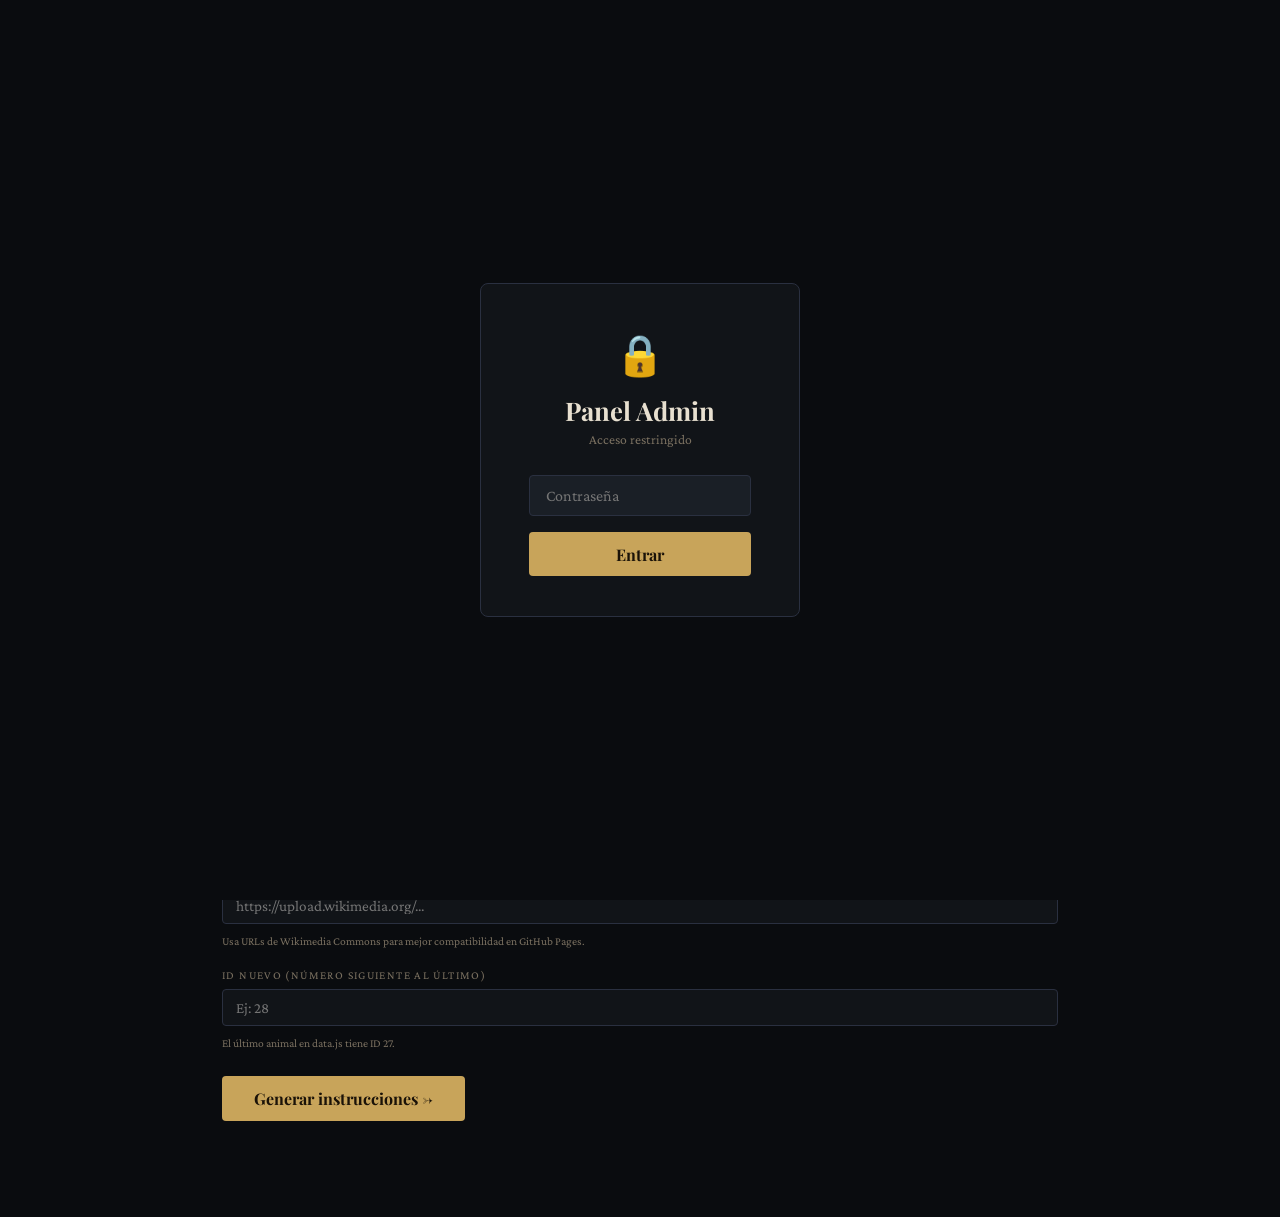
<file: admin.html>
<!DOCTYPE html>
<html lang="es">
<head>
  <meta charset="UTF-8">
  <meta name="viewport" content="width=device-width, initial-scale=1.0">
  <title>Admin — Edu's Prehistoric Explorer</title>
  <link href="https://fonts.googleapis.com/css2?family=Playfair+Display:wght@400;700;900&family=Crimson+Pro:ital,wght@0,300;0,400;0,600;1,300&display=swap" rel="stylesheet">
  <link rel="stylesheet" href="style.css">
  <style>
    body { min-height: 100vh; padding-bottom: 4rem; }
 
    /* ── LOGIN ── */
    #login-screen {
      position: fixed; inset: 0; z-index: 9999;
      background: var(--bg);
      display: flex; align-items: center; justify-content: center;
    }
    .login-box {
      background: var(--surface);
      border: 1px solid var(--borde);
      border-radius: 8px;
      padding: 2.5rem 3rem;
      text-align: center;
      width: 320px;
    }
    .login-box h2 { font-family: 'Playfair Display', serif; font-size: 1.6rem; margin-bottom: 0.3rem; }
    .login-box p  { color: var(--texto-apagado); font-size: 0.85rem; margin-bottom: 1.5rem; }
    .login-input {
      width: 100%; padding: 0.7rem 1rem; margin-bottom: 1rem;
      background: var(--surface2); border: 1px solid var(--borde);
      border-radius: 4px; color: var(--texto);
      font-family: 'Crimson Pro', serif; font-size: 1rem;
      outline: none; box-sizing: border-box;
    }
    .login-input:focus { border-color: var(--acento); }
    .login-btn {
      width: 100%; padding: 0.7rem;
      background: var(--acento); color: #1a1208;
      border: none; border-radius: 4px;
      font-family: 'Playfair Display', serif; font-size: 1rem; font-weight: 700;
      cursor: pointer; transition: opacity 0.2s;
    }
    .login-btn:hover { opacity: 0.85; }
    .login-error { color: #d4704a; font-size: 0.8rem; margin-top: 0.5rem; display: none; }
 
    /* ── LAYOUT ── */
    .admin-wrap {
      max-width: 900px;
      margin: 0 auto;
      padding: 5rem 2rem 2rem;
    }
    .admin-titulo {
      font-family: 'Playfair Display', serif;
      font-size: 2rem; font-weight: 900;
      margin-bottom: 0.3rem;
    }
    .admin-subtitulo {
      color: var(--texto-apagado); font-size: 0.9rem; margin-bottom: 2rem;
    }
 
    /* ── TABS ── */
    .tabs {
      display: flex; gap: 0.4rem; flex-wrap: wrap;
      border-bottom: 1px solid var(--borde);
      margin-bottom: 2rem;
    }
    .tab {
      padding: 0.5rem 1.2rem;
      border: 1px solid transparent;
      border-bottom: none;
      border-radius: 4px 4px 0 0;
      cursor: pointer;
      font-family: 'Crimson Pro', serif;
      font-size: 0.95rem;
      color: var(--texto-apagado);
      background: transparent;
      transition: all 0.2s;
      position: relative; bottom: -1px;
    }
    .tab:hover { color: var(--texto); }
    .tab.activo {
      border-color: var(--borde);
      border-bottom-color: var(--bg);
      color: var(--acento);
      background: var(--bg);
    }
 
    /* ── SECCIONES ── */
    .seccion { display: none; }
    .seccion.visible { display: block; }
 
    /* ── FORMULARIO ── */
    .form-grid {
      display: grid;
      grid-template-columns: 1fr 1fr;
      gap: 1rem;
      margin-bottom: 1rem;
    }
    .form-grid.full { grid-template-columns: 1fr; }
    .form-group { display: flex; flex-direction: column; gap: 0.3rem; }
    .form-group label {
      font-size: 0.72rem; letter-spacing: 0.12em; text-transform: uppercase;
      color: var(--texto-apagado);
    }
    .form-group input,
    .form-group select,
    .form-group textarea {
      background: var(--surface);
      border: 1px solid var(--borde);
      border-radius: 4px;
      color: var(--texto);
      font-family: 'Crimson Pro', serif;
      font-size: 0.95rem;
      padding: 0.55rem 0.8rem;
      outline: none;
      transition: border-color 0.2s;
      width: 100%;
      box-sizing: border-box;
    }
    .form-group input:focus,
    .form-group select:focus,
    .form-group textarea:focus { border-color: var(--acento); }
    .form-group textarea { resize: vertical; min-height: 80px; }
 
    .generar-btn {
      background: var(--acento); color: #1a1208;
      border: none; border-radius: 4px;
      padding: 0.75rem 2rem;
      font-family: 'Playfair Display', serif; font-size: 1rem; font-weight: 700;
      cursor: pointer; transition: opacity 0.2s;
      margin-top: 0.5rem;
    }
    .generar-btn:hover { opacity: 0.85; }
 
    /* ── RESULTADO ── */
    #resultado {
      display: none;
      margin-top: 2rem;
    }
    .resultado-titulo {
      font-family: 'Playfair Display', serif;
      font-size: 1.3rem; font-weight: 700;
      margin-bottom: 1.5rem;
      color: var(--acento);
    }
 
    .paso {
      background: var(--surface);
      border: 1px solid var(--borde);
      border-left: 3px solid var(--acento);
      border-radius: 0 6px 6px 0;
      padding: 1.2rem 1.5rem;
      margin-bottom: 1rem;
    }
    .paso-num {
      font-size: 0.6rem; letter-spacing: 0.2em; text-transform: uppercase;
      color: var(--acento); margin-bottom: 0.4rem;
    }
    .paso-titulo {
      font-family: 'Playfair Display', serif;
      font-size: 1.05rem; font-weight: 700;
      margin-bottom: 0.5rem;
    }
    .paso-desc {
      font-size: 0.88rem; color: var(--texto-apagado);
      line-height: 1.6; margin-bottom: 0.8rem;
    }
    .paso-desc code {
      background: var(--surface2);
      border: 1px solid var(--borde);
      border-radius: 3px;
      padding: 0.1rem 0.4rem;
      font-family: monospace;
      font-size: 0.85rem;
      color: var(--acento);
    }
 
    .codigo-bloque {
      background: #0a0c10;
      border: 1px solid var(--borde);
      border-radius: 4px;
      padding: 1rem;
      font-family: monospace;
      font-size: 0.8rem;
      line-height: 1.6;
      color: #a8d8a8;
      white-space: pre-wrap;
      word-break: break-all;
      position: relative;
      margin-top: 0.5rem;
    }
    .copiar-btn {
      position: absolute;
      top: 0.5rem; right: 0.5rem;
      background: rgba(200,164,90,0.15);
      border: 1px solid rgba(200,164,90,0.3);
      color: var(--acento);
      border-radius: 3px;
      padding: 0.2rem 0.7rem;
      font-size: 0.72rem;
      cursor: pointer;
      transition: all 0.2s;
    }
    .copiar-btn:hover { background: rgba(200,164,90,0.25); }
    .copiar-btn.copiado { color: #6abf6a; border-color: #6abf6a; background: rgba(106,191,106,0.1); }
 
    .buscar-bloque {
      background: #0a0c10;
      border: 1px solid #c87040;
      border-radius: 4px;
      padding: 0.8rem 1rem;
      font-family: monospace;
      font-size: 0.8rem;
      color: #e8a070;
      white-space: pre-wrap;
      margin-top: 0.5rem;
      position: relative;
    }
 
    .aviso {
      background: rgba(212,112,74,0.08);
      border: 1px solid rgba(212,112,74,0.25);
      border-radius: 4px;
      padding: 0.8rem 1rem;
      font-size: 0.82rem;
      color: #d4704a;
      margin-top: 1rem;
    }
 
    /* ── SEPARADOR SECCIÓN FORM ── */
    .form-sep {
      font-size: 0.65rem; letter-spacing: 0.18em; text-transform: uppercase;
      color: var(--acento); margin: 1.2rem 0 0.5rem;
      padding-bottom: 0.4rem;
      border-bottom: 1px solid var(--borde);
    }
 
    /* Ayuda inline */
    .form-ayuda {
      font-size: 0.72rem; color: var(--texto-apagado); margin-top: 0.2rem;
    }
  </style>
</head>
<body>
 
<!-- LOGIN -->
<div id="login-screen">
  <div class="login-box">
    <div style="font-size:2.5rem;margin-bottom:0.5rem">🔒</div>
    <h2>Panel Admin</h2>
    <p>Acceso restringido</p>
    <input type="password" class="login-input" id="pwd-input" placeholder="Contraseña" onkeydown="if(event.key==='Enter')login()">
    <button class="login-btn" onclick="login()">Entrar</button>
    <div class="login-error" id="login-error">Contraseña incorrecta</div>
  </div>
</div>
 
<nav>
  <a class="nav-logo" href="index.html"><span>🦕</span> Edu's Prehistoric Explorer</a>
  <ul class="nav-links">
    <li><a href="index.html">← Volver al sitio</a></li>
  </ul>
  <button class="btn-modo" id="btn-modo" onclick="toggleModo()" title="Cambiar modo"></button>
</nav>
 
<div class="admin-wrap">
  <div class="admin-titulo">⚙️ Panel de Administración</div>
  <div class="admin-subtitulo">Rellena el formulario y sigue las instrucciones para añadir contenido al sitio.</div>
 
  <!-- TABS -->
  <div class="tabs">
    <button class="tab activo" onclick="cambiarTab('animales', this)">🦖 Animal</button>
    <button class="tab" onclick="cambiarTab('noticia',  this)">📰 Noticia</button>
    <button class="tab" onclick="cambiarTab('yacimiento', this)">🗺️ Yacimiento</button>
    <button class="tab" onclick="cambiarTab('libro',    this)">📚 Libro</button>
  </div>
 
  <!-- ══════════════════ ANIMAL ══════════════════ -->
  <div id="sec-animales" class="seccion visible">
    <div class="form-sep">Información básica</div>
    <div class="form-grid">
      <div class="form-group">
        <label>Nombre</label>
        <input type="text" id="a-nombre" placeholder="Ej: Spinosaurus">
      </div>
      <div class="form-group">
        <label>Nombre científico</label>
        <input type="text" id="a-cientifico" placeholder="Ej: Spinosaurus aegyptiacus">
      </div>
      <div class="form-group">
        <label>Período</label>
        <select id="a-periodo">
          <option>Cretácico</option>
          <option>Jurásico</option>
          <option>Triásico</option>
          <option>Pérmico</option>
          <option>Carbonífero</option>
          <option>Devónico</option>
          <option>Silúrico</option>
          <option>Ordovícico</option>
          <option>Cámbrico</option>
          <option>Paleógeno</option>
          <option>Neógeno</option>
          <option>Pleistoceno</option>
          <option>Holoceno</option>
          <option>Actual</option>
        </select>
      </div>
      <div class="form-group">
        <label>Dieta</label>
        <select id="a-dieta">
          <option value="carnivoro">Carnívoro</option>
          <option value="herbivoro">Herbívoro</option>
          <option value="omnivoro">Omnívoro</option>
          <option value="piscivoro">Piscívoro</option>
        </select>
      </div>
      <div class="form-group">
        <label>Estado</label>
        <select id="a-estado">
          <option value="extinto">Extinto</option>
          <option value="vivo">Vivo</option>
        </select>
      </div>
      <div class="form-group">
        <label>Época (años)</label>
        <input type="text" id="a-epoca" placeholder="Ej: 100-93 Ma">
      </div>
    </div>
 
    <div class="form-sep">Medidas</div>
    <div class="form-grid">
      <div class="form-group">
        <label>Longitud (m)</label>
        <input type="number" id="a-largo" placeholder="Ej: 15" step="0.1">
      </div>
      <div class="form-group">
        <label>Altura (m)</label>
        <input type="number" id="a-alto" placeholder="Ej: 5.5" step="0.1">
      </div>
      <div class="form-group">
        <label>Peso (toneladas)</label>
        <input type="number" id="a-peso" placeholder="Ej: 7" step="0.1">
      </div>
      <div class="form-group">
        <label>Región geográfica</label>
        <input type="text" id="a-region" placeholder="Ej: África del Norte">
      </div>
    </div>
 
    <div class="form-sep">Descripción y multimedia</div>
    <div class="form-grid full">
      <div class="form-group">
        <label>Descripción</label>
        <textarea id="a-desc" placeholder="Descripción del animal..."></textarea>
      </div>
      <div class="form-group">
        <label>URL imagen (Wikipedia u otra)</label>
        <input type="text" id="a-img" placeholder="https://upload.wikimedia.org/...">
        <div class="form-ayuda">Usa URLs de Wikimedia Commons para mejor compatibilidad en GitHub Pages.</div>
      </div>
      <div class="form-group">
        <label>ID nuevo (número siguiente al último)</label>
        <input type="number" id="a-id" placeholder="Ej: 28">
        <div class="form-ayuda">El último animal en data.js tiene ID 27.</div>
      </div>
    </div>
 
    <button class="generar-btn" onclick="generarAnimal()">Generar instrucciones →</button>
  </div>
 
  <!-- ══════════════════ NOTICIA ══════════════════ -->
  <div id="sec-noticia" class="seccion">
    <div class="form-sep">Datos de la noticia</div>
    <div class="form-grid">
      <div class="form-group">
        <label>Titular</label>
        <input type="text" id="n-titulo" placeholder="Ej: Nuevo dinosaurio descubierto en Argentina">
      </div>
      <div class="form-group">
        <label>Fuente</label>
        <input type="text" id="n-fuente" placeholder="Ej: Nature, Science, BBC...">
      </div>
      <div class="form-group">
        <label>Fecha</label>
        <input type="date" id="n-fecha">
      </div>
      <div class="form-group">
        <label>Categoría</label>
        <select id="n-categoria">
          <option>Descubrimiento</option>
          <option>Investigación</option>
          <option>Exposición</option>
          <option>Tecnología</option>
          <option>Evolución</option>
        </select>
      </div>
      <div class="form-group">
        <label>URL del artículo original</label>
        <input type="text" id="n-url" placeholder="https://...">
      </div>
      <div class="form-group">
        <label>URL imagen</label>
        <input type="text" id="n-img" placeholder="https://upload.wikimedia.org/...">
      </div>
    </div>
    <div class="form-grid full">
      <div class="form-group">
        <label>Resumen (2-3 frases)</label>
        <textarea id="n-resumen" placeholder="Resumen breve de la noticia..."></textarea>
      </div>
    </div>
 
    <button class="generar-btn" onclick="generarNoticia()">Generar instrucciones →</button>
  </div>
 
  <!-- ══════════════════ YACIMIENTO ══════════════════ -->
  <div id="sec-yacimiento" class="seccion">
    <div class="form-sep">Datos del yacimiento</div>
    <div class="form-grid">
      <div class="form-group">
        <label>Nombre del yacimiento</label>
        <input type="text" id="y-nombre" placeholder="Ej: Lyme Regis">
      </div>
      <div class="form-group">
        <label>País y región</label>
        <input type="text" id="y-pais" placeholder="Ej: 🇬🇧 Dorset, Reino Unido">
      </div>
      <div class="form-group">
        <label>Era geológica</label>
        <select id="y-era">
          <option>Cretácico</option>
          <option>Jurásico</option>
          <option>Triásico</option>
          <option>Paleozoico</option>
          <option>Cenozoico</option>
        </select>
      </div>
      <div class="form-group">
        <label>Emoji representativo</label>
        <input type="text" id="y-emoji" placeholder="Ej: 🦕" maxlength="4">
      </div>
      <div class="form-group">
        <label>Latitud</label>
        <input type="number" id="y-lat" placeholder="Ej: 50.7" step="0.01">
        <div class="form-ayuda">Busca en Google Maps → clic derecho → coordenadas.</div>
      </div>
      <div class="form-group">
        <label>Longitud</label>
        <input type="number" id="y-lng" placeholder="Ej: -2.9" step="0.01">
      </div>
    </div>
    <div class="form-grid full">
      <div class="form-group">
        <label>Descripción</label>
        <textarea id="y-desc" placeholder="Describe el yacimiento..."></textarea>
      </div>
      <div class="form-group">
        <label>URL foto (Wikimedia recomendado)</label>
        <input type="text" id="y-foto" placeholder="https://upload.wikimedia.org/...">
      </div>
      <div class="form-group">
        <label>Hallazgos principales (uno por línea, con emoji al inicio)</label>
        <textarea id="y-hallazgos" placeholder="🦕 Ichthyosaurus — esqueleto completo&#10;🦴 Plesiosaurus dolichodeirus&#10;🐚 Amonites jurásicos"></textarea>
      </div>
      <div class="form-group">
        <label>URL enlace externo</label>
        <input type="text" id="y-link" placeholder="https://en.wikipedia.org/...">
      </div>
      <div class="form-group">
        <label>Texto del enlace</label>
        <input type="text" id="y-linktext" placeholder="Wikipedia">
      </div>
      <div class="form-group">
        <label>ID nuevo (número siguiente al último)</label>
        <input type="number" id="y-id" placeholder="Ej: 19">
        <div class="form-ayuda">El último yacimiento en fossilmap/index.html tiene ID 18.</div>
      </div>
    </div>
 
    <button class="generar-btn" onclick="generarYacimiento()">Generar instrucciones →</button>
  </div>
 
  <!-- ══════════════════ LIBRO ══════════════════ -->
  <div id="sec-libro" class="seccion">
    <div class="form-sep">Datos del libro</div>
    <div class="form-grid">
      <div class="form-group">
        <label>Título</label>
        <input type="text" id="l-titulo" placeholder="Ej: The Rise and Fall of the Dinosaurs">
      </div>
      <div class="form-group">
        <label>Autor</label>
        <input type="text" id="l-autor" placeholder="Ej: Steve Brusatte">
      </div>
      <div class="form-group">
        <label>Año</label>
        <input type="number" id="l-anyo" placeholder="Ej: 2018">
      </div>
      <div class="form-group">
        <label>Nivel</label>
        <select id="l-nivel">
          <option value="divulgacion">Divulgación</option>
          <option value="intermedio">Intermedio</option>
          <option value="tecnico">Técnico</option>
          <option value="juvenil">Juvenil</option>
        </select>
      </div>
      <div class="form-group">
        <label>ISBN (para portada automática)</label>
        <input type="text" id="l-isbn" placeholder="Ej: 9780062490421">
        <div class="form-ayuda">Con el ISBN se carga la portada automáticamente desde OpenLibrary.</div>
      </div>
      <div class="form-group">
        <label>Enlace Amazon/compra (opcional)</label>
        <input type="text" id="l-link" placeholder="https://...">
      </div>
    </div>
    <div class="form-grid full">
      <div class="form-group">
        <label>Descripción</label>
        <textarea id="l-desc" placeholder="Resumen breve del libro..."></textarea>
      </div>
    </div>
 
    <button class="generar-btn" onclick="generarLibro()">Generar instrucciones →</button>
  </div>
 
  <!-- ══════════════════ RESULTADO ══════════════════ -->
  <div id="resultado"></div>
</div>
 
<script src="data.js"></script>
<script>
 
// ── LOGIN ──
const PASSWORD = 'dino9173';
function login() {
  const v = document.getElementById('pwd-input').value;
  if (v === PASSWORD) {
    document.getElementById('login-screen').style.display = 'none';
  } else {
    document.getElementById('login-error').style.display = 'block';
    document.getElementById('pwd-input').value = '';
  }
}
 
// ── TABS ──
function cambiarTab(id, btn) {
  document.querySelectorAll('.seccion').forEach(s => s.classList.remove('visible'));
  document.querySelectorAll('.tab').forEach(b => b.classList.remove('activo'));
  document.getElementById('sec-' + id).classList.add('visible');
  btn.classList.add('activo');
  document.getElementById('resultado').style.display = 'none';
  document.getElementById('resultado').innerHTML = '';
}
 
// ── MODO ──
(function() {
  const modo = localStorage.getItem('modo') || 'oscuro';
  if (modo === 'claro') document.body.classList.add('claro');
  document.getElementById('btn-modo').textContent = modo === 'claro' ? '🌙' : '☀️';
})();
function toggleModo() {
  const esClaro = document.body.classList.toggle('claro');
  localStorage.setItem('modo', esClaro ? 'claro' : 'oscuro');
  document.getElementById('btn-modo').textContent = esClaro ? '🌙' : '☀️';
}
 
// ── COPIAR ──
function copiar(btnId, textoId) {
  const texto = document.getElementById(textoId).textContent;
  navigator.clipboard.writeText(texto).then(() => {
    const btn = document.getElementById(btnId);
    btn.textContent = '✓ Copiado';
    btn.classList.add('copiado');
    setTimeout(() => { btn.textContent = 'Copiar'; btn.classList.remove('copiado'); }, 2000);
  });
}
 
// ── MOSTRAR RESULTADO ──
function mostrarResultado(pasos) {
  const res = document.getElementById('resultado');
  res.style.display = 'block';
  res.innerHTML = `<div class="resultado-titulo">📋 Instrucciones paso a paso</div>` +
    pasos.map((p, i) => `
      <div class="paso">
        <div class="paso-num">Paso ${i+1}</div>
        <div class="paso-titulo">${p.titulo}</div>
        <div class="paso-desc">${p.desc}</div>
        ${p.buscar ? `<div class="buscar-bloque">${escapeHtml(p.buscar)}</div>` : ''}
        ${p.codigo ? `
          <div class="codigo-bloque" id="cod-${i}"><button class="copiar-btn" id="btn-${i}" onclick="copiar('btn-${i}','cod-${i}')">Copiar</button>${escapeHtml(p.codigo)}</div>
        ` : ''}
      </div>
    `).join('');
  res.scrollIntoView({ behavior: 'smooth', block: 'start' });
}
 
function escapeHtml(s) {
  return s.replace(/&/g,'&amp;').replace(/</g,'&lt;').replace(/>/g,'&gt;');
}
 
// ═══════════════════════════════════
//  GENERAR ANIMAL
// ═══════════════════════════════════
function generarAnimal() {
  const id      = document.getElementById('a-id').value.trim();
  const nombre  = document.getElementById('a-nombre').value.trim();
  const cient   = document.getElementById('a-cientifico').value.trim();
  const periodo = document.getElementById('a-periodo').value;
  const dieta   = document.getElementById('a-dieta').value;
  const estado  = document.getElementById('a-estado').value;
  const epoca   = document.getElementById('a-epoca').value.trim();
  const largo   = document.getElementById('a-largo').value;
  const alto    = document.getElementById('a-alto').value;
  const peso    = document.getElementById('a-peso').value;
  const region  = document.getElementById('a-region').value.trim();
  const desc    = document.getElementById('a-desc').value.trim();
  const img     = document.getElementById('a-img').value.trim();
 
  if (!nombre || !id) {
    alert('Rellena al menos el nombre y el ID.'); return;
  }
 
  const bloqueAnimal = `  {
    id: ${id},
    nombre: "${nombre}",
    nombreCientifico: "${cient}",
    periodo: "${periodo}",
    dieta: "${dieta}",
    estado: "${estado}",
    epoca: "${epoca}",
    largo: ${largo || 0},
    alto: ${alto || 0},
    peso: ${peso || 0},
    region: "${region}",
    descripcion: "${desc.replace(/"/g, '\\"')}",
    imagen: "${img}"
  }`;
 
  const bloqueTamanyo = `  ${id}: { largo: ${largo || 0}, alto: ${alto || 0} },   // ${nombre}`;
 
  mostrarResultado([
    {
      titulo: 'Abre el archivo <code>data.js</code>',
      desc: 'Localiza la lista de animales <code>ANIMALES</code>. Busca el último animal (ID ' + (parseInt(id)-1) + ') — verás una línea que termina en <code>}</code> y luego el cierre del array <code>]</code>.',
      buscar: `imagen: "..."
  }
];`
    },
    {
      titulo: 'Añade el nuevo animal al final de la lista',
      desc: 'Justo antes del <code>]</code> que cierra el array, añade una coma al final del último animal y pega este bloque:',
      codigo: bloqueAnimal
    },
    {
      titulo: 'Abre el archivo <code>comparator/index.html</code>',
      desc: 'Busca el objeto <code>TAMAÑOS</code> y localiza la última línea con ID ' + (parseInt(id)-1) + '.',
      buscar: `${parseInt(id)-1}: { largo: ..., alto: ... },`
    },
    {
      titulo: 'Añade las medidas del nuevo animal en TAMAÑOS',
      desc: 'Pega esta línea justo después de la anterior:',
      codigo: bloqueTamanyo
    },
    {
      titulo: 'Guarda ambos archivos y recarga el navegador',
      desc: 'Abre el Explorer y comprueba que el nuevo animal aparece en la lista. Si no aparece, revisa que no haya comas extra o comillas mal cerradas.'
    }
  ]);
}
 
// ═══════════════════════════════════
//  GENERAR NOTICIA
// ═══════════════════════════════════
function generarNoticia() {
  const titulo    = document.getElementById('n-titulo').value.trim();
  const fuente    = document.getElementById('n-fuente').value.trim();
  const fecha     = document.getElementById('n-fecha').value;
  const categoria = document.getElementById('n-categoria').value;
  const url       = document.getElementById('n-url').value.trim();
  const img       = document.getElementById('n-img').value.trim();
  const resumen   = document.getElementById('n-resumen').value.trim();
 
  if (!titulo) { alert('Rellena el titular.'); return; }
 
  // Formatear fecha
  let fechaFormato = fecha;
  if (fecha) {
    const d = new Date(fecha + 'T00:00:00');
    fechaFormato = d.toLocaleDateString('es-ES', { day: 'numeric', month: 'long', year: 'numeric' });
  }
 
  const bloque = `  {
    titulo: "${titulo.replace(/"/g, '\\"')}",
    fuente: "${fuente}",
    fecha: "${fechaFormato}",
    categoria: "${categoria}",
    url: "${url}",
    imagen: "${img}",
    resumen: "${resumen.replace(/"/g, '\\"')}"
  }`;
 
  mostrarResultado([
    {
      titulo: 'Abre el archivo <code>news/index.html</code>',
      desc: 'Busca el array <code>NOTICIAS</code> al inicio del bloque <code>&lt;script&gt;</code>.',
      buscar: `const NOTICIAS = [`
    },
    {
      titulo: 'Añade la noticia al principio de la lista',
      desc: 'Para que aparezca como la más reciente, pégala justo después de <code>[</code> y añade una coma al final:',
      codigo: bloque + ','
    },
    {
      titulo: 'Guarda y recarga',
      desc: 'La nueva noticia aparecerá en primer lugar en la página de noticias.'
    }
  ]);
}
 
// ═══════════════════════════════════
//  GENERAR YACIMIENTO
// ═══════════════════════════════════
function generarYacimiento() {
  const id        = document.getElementById('y-id').value.trim();
  const nombre    = document.getElementById('y-nombre').value.trim();
  const pais      = document.getElementById('y-pais').value.trim();
  const era       = document.getElementById('y-era').value;
  const emoji     = document.getElementById('y-emoji').value.trim() || '🦴';
  const lat       = document.getElementById('y-lat').value;
  const lng       = document.getElementById('y-lng').value;
  const desc      = document.getElementById('y-desc').value.trim();
  const foto      = document.getElementById('y-foto').value.trim();
  const hallazgos = document.getElementById('y-hallazgos').value.trim();
  const link      = document.getElementById('y-link').value.trim();
  const linkText  = document.getElementById('y-linktext').value.trim();
 
  if (!nombre || !id) { alert('Rellena nombre e ID.'); return; }
 
  const ERA_COLORES = {
    "Triásico":   "#c85030",
    "Jurásico":   "#2a9a40",
    "Cretácico":  "#3aaa30",
    "Paleozoico": "#c8a030",
    "Cenozoico":  "#5a8aaa"
  };
  const color = ERA_COLORES[era] || '#888888';
 
  // Parsear hallazgos
  const hLines = hallazgos.split('\n').filter(l => l.trim());
  const hArray = hLines.map(l => {
    const parts = l.trim().split(' ');
    const e = parts[0];
    const t = parts.slice(1).join(' ');
    return `      { e: "${e}", t: "${t.replace(/"/g, '\\"')}" }`;
  }).join(',\n');
 
  const bloque = `  {
    id: ${id},
    nombre: "${nombre.replace(/"/g, '\\"')}",
    pais: "${pais.replace(/"/g, '\\"')}",
    era: "${era}",
    color: "${color}",
    lat: ${lat || 0},
    lng: ${lng || 0},
    emoji: "${emoji}",
    foto: "${foto}",
    desc: "${desc.replace(/"/g, '\\"')}",
    hallazgos: [
${hArray}
    ],
    link: "${link}",
    linkText: "${linkText}"
  }`;
 
  mostrarResultado([
    {
      titulo: 'Abre el archivo <code>fossilmap/index.html</code>',
      desc: 'Busca el array <code>YACIMIENTOS</code> al inicio del bloque <code>&lt;script&gt;</code>.',
      buscar: `const YACIMIENTOS = [`
    },
    {
      titulo: 'Localiza el último yacimiento (ID ' + (parseInt(id)-1) + ')',
      desc: 'Ve al final del array y busca la llave que cierra el último yacimiento, justo antes del <code>]</code>.',
      buscar: `    linkText: "..."
  }
];`
    },
    {
      titulo: 'Añade el nuevo yacimiento',
      desc: 'Añade una coma al final del último yacimiento y pega este bloque antes del <code>]</code>:',
      codigo: bloque
    },
    {
      titulo: 'Guarda y recarga',
      desc: 'El nuevo punto aparecerá en el mapa con el color de la era ' + era + '. Comprueba que las coordenadas son correctas.'
    }
  ]);
}
 
// ═══════════════════════════════════
//  GENERAR LIBRO
// ═══════════════════════════════════
function generarLibro() {
  const titulo = document.getElementById('l-titulo').value.trim();
  const autor  = document.getElementById('l-autor').value.trim();
  const anyo   = document.getElementById('l-anyo').value.trim();
  const nivel  = document.getElementById('l-nivel').value;
  const isbn   = document.getElementById('l-isbn').value.trim();
  const link   = document.getElementById('l-link').value.trim();
  const desc   = document.getElementById('l-desc').value.trim();
 
  if (!titulo) { alert('Rellena el título.'); return; }
 
  const portada = isbn
    ? `https://covers.openlibrary.org/b/isbn/${isbn}-L.jpg`
    : '';
 
  const bloque = `  {
    titulo: "${titulo.replace(/"/g, '\\"')}",
    autor: "${autor}",
    anyo: "${anyo}",
    nivel: "${nivel}",
    isbn: "${isbn}",
    portada: "${portada}",
    link: "${link}",
    descripcion: "${desc.replace(/"/g, '\\"')}"
  }`;
 
  mostrarResultado([
    {
      titulo: 'Abre el archivo <code>books/index.html</code>',
      desc: 'Busca el array <code>LIBROS</code> al inicio del bloque <code>&lt;script&gt;</code>.',
      buscar: `const LIBROS = [`
    },
    {
      titulo: 'Añade el libro al final de la lista',
      desc: 'Busca el último libro (el que cierra con <code>}</code> y luego <code>]</code>). Añade coma al último libro y pega este bloque:',
      codigo: bloque
    },
    {
      titulo: 'Guarda y recarga',
      desc: `La portada se cargará automáticamente desde OpenLibrary usando el ISBN${isbn ? ' <code>' + isbn + '</code>' : ' (cuando lo tengas)'}. Si no aparece la portada, revisa que el ISBN sea correcto.`
    }
  ]);
}
 
</script>
</body>
</html>
</file>
<file: style.css>
/* ============================================
   STYLE.CSS — Estilos globales
   ============================================ */

/* ── VARIABLES — MODO OSCURO (defecto) ── */
:root {
  --bg: #0a0c0f;
  --surface: #111418;
  --surface2: #1a1f26;
  --borde: #2a3040;
  --acento: #c8a45a;
  --acento2: #7dbfa8;
  --acento3: #d4704a;
  --texto: #e8e0d0;
  --texto-apagado: #7a7060;
  --texto-dim: #4a4538;
}

/* ── VARIABLES — MODO CLARO ── */
body.claro {
  --bg: #f5f0e8;
  --surface: #ffffff;
  --surface2: #ede8de;
  --borde: #d4c9b0;
  --acento: #9a6e1a;
  --acento2: #2d8a72;
  --acento3: #b84a22;
  --texto: #1a1510;
  --texto-apagado: #6b5e48;
  --texto-dim: #a89880;
}

/* ── RESET BÁSICO ── */
* { margin: 0; padding: 0; box-sizing: border-box; }
html { scroll-behavior: smooth; }

body {
  background: var(--bg);
  color: var(--texto);
  font-family: 'Crimson Pro', Georgia, serif;
  font-size: 18px;
  line-height: 1.6;
  overflow-x: hidden;
  transition: background 0.3s, color 0.3s;
}

/* ── TIPOGRAFÍA ── */
h1, h2, h3 { font-family: 'Playfair Display', serif; line-height: 1.1; }
a { color: var(--acento); text-decoration: none; }

/* ── NAVEGACIÓN ── */
nav {
  position: fixed;
  top: 0; left: 0; right: 0;
  z-index: 100;
  background: rgba(10,12,15,0.95);
  backdrop-filter: blur(12px);
  border-bottom: 1px solid var(--borde);
  display: flex;
  align-items: center;
  justify-content: space-between;
  padding: 0 2rem;
  height: 60px;
  transition: background 0.3s, border-color 0.3s;
}

body.claro nav {
  background: rgba(245,240,232,0.97);
}

.nav-logo {
  font-family: 'Playfair Display', serif;
  font-weight: 900;
  font-size: 1rem;
  color: var(--acento);
  display: flex;
  align-items: center;
  gap: 0.5rem;
  text-decoration: none;
}

.nav-links { display: flex; gap: 0.2rem; list-style: none; }

.nav-links a {
  color: var(--texto-apagado);
  text-decoration: none;
  font-size: 0.8rem;
  letter-spacing: 0.08em;
  text-transform: uppercase;
  padding: 0.4rem 0.7rem;
  border-radius: 3px;
  transition: color 0.2s, background 0.2s;
}

.nav-links a:hover,
.nav-links a.activo {
  color: var(--acento);
  background: rgba(200,164,90,0.08);
}

/* ── CONTENEDOR ── */
.contenedor {
  max-width: 1100px;
  margin: 0 auto;
  padding: 100px 2rem 4rem;
}

/* ── CABECERA DE SECCIÓN ── */
.seccion-label {
  font-size: 0.72rem;
  letter-spacing: 0.2em;
  text-transform: uppercase;
  color: var(--acento);
  margin-bottom: 0.5rem;
}

.seccion-titulo {
  font-size: clamp(2rem, 5vw, 3.2rem);
  font-weight: 900;
  margin-bottom: 0.8rem;
}

.seccion-sub {
  color: var(--texto-apagado);
  font-size: 1rem;
  max-width: 600px;
  margin-bottom: 2.5rem;
  font-style: italic;
}

/* ── BOTONES ── */
.btn {
  display: inline-flex;
  align-items: center;
  gap: 0.4rem;
  padding: 0.7rem 1.4rem;
  border-radius: 4px;
  font-family: 'Crimson Pro', serif;
  font-size: 0.95rem;
  cursor: pointer;
  transition: all 0.2s;
  border: none;
}

.btn-primario { background: var(--acento); color: var(--bg); font-weight: 600; }
.btn-primario:hover { opacity: 0.85; }

.btn-secundario { background: var(--surface); color: var(--texto); border: 1px solid var(--borde); }
.btn-secundario:hover { border-color: var(--acento); color: var(--acento); }

/* ── TARJETAS GENÉRICAS ── */
.tarjeta {
  background: var(--surface);
  border: 1px solid var(--borde);
  border-radius: 6px;
  overflow: hidden;
  transition: all 0.25s;
}

.tarjeta:hover {
  border-color: var(--acento);
  transform: translateY(-3px);
  box-shadow: 0 8px 30px rgba(200,164,90,0.08);
}

/* ── DIVISOR ── */
.divisor {
  height: 1px;
  background: linear-gradient(to right, transparent, var(--borde), transparent);
  margin: 2rem 0;
}

/* ── ETIQUETAS ── */
.etiqueta {
  display: inline-block;
  font-size: 0.65rem;
  letter-spacing: 0.1em;
  text-transform: uppercase;
  padding: 0.15rem 0.5rem;
  border-radius: 2px;
}

.etiqueta-extinto {
  background: rgba(212,112,74,0.15);
  color: var(--acento3);
  border: 1px solid rgba(212,112,74,0.3);
}

.etiqueta-viviente {
  background: rgba(125,191,168,0.15);
  color: var(--acento2);
  border: 1px solid rgba(125,191,168,0.3);
}

/* ── ANIMACIÓN DE ENTRADA ── */
@keyframes subirAparecer {
  from { opacity: 0; transform: translateY(20px); }
  to   { opacity: 1; transform: translateY(0); }
}
.animar { animation: subirAparecer 0.5s ease forwards; }

/* ── SELECTOR DE IDIOMA ── */
.selector-idioma { display: flex; gap: 0.3rem; }

.btn-idioma {
  background: none;
  border: 1px solid var(--borde);
  color: var(--texto-apagado);
  font-size: 0.7rem;
  padding: 0.2rem 0.5rem;
  border-radius: 3px;
  cursor: pointer;
  transition: all 0.2s;
  font-family: 'Crimson Pro', serif;
}

.btn-idioma:hover,
.btn-idioma.activo {
  border-color: var(--acento);
  color: var(--acento);
}

/* ── TOGGLE MODO ── */
.btn-modo {
  background: none;
  border: 1px solid var(--borde);
  color: var(--texto-apagado);
  font-size: 0.9rem;
  width: 30px;
  height: 30px;
  border-radius: 3px;
  cursor: pointer;
  transition: all 0.2s;
  display: flex;
  align-items: center;
  justify-content: center;
  margin-left: 0.3rem;
}

.btn-modo:hover {
  border-color: var(--acento);
  color: var(--acento);
}

/* ── FOOTER ── */
footer {
  background: var(--surface);
  border-top: 1px solid var(--borde);
  padding: 2rem;
  text-align: center;
  font-size: 0.82rem;
  color: var(--texto-apagado);
  transition: background 0.3s;
}

.footer-logo {
  font-family: 'Playfair Display', serif;
  font-size: 1rem;
  color: var(--acento);
  margin-bottom: 0.5rem;
}

/* ── VALORACIONES ── */
.valoracion-widget { margin-top: 1rem; display: flex; flex-direction: column; gap: 0.3rem; }
.val-estrellas { display: flex; gap: 0.2rem; }
.estrella { font-size: 1.4rem; cursor: pointer; color: var(--acento); transition: transform 0.1s; }
.estrella:hover { transform: scale(1.2); }
.estrella.llena { color: var(--acento); }
.val-info { font-size: 0.78rem; color: var(--texto-apagado); }
</file>
